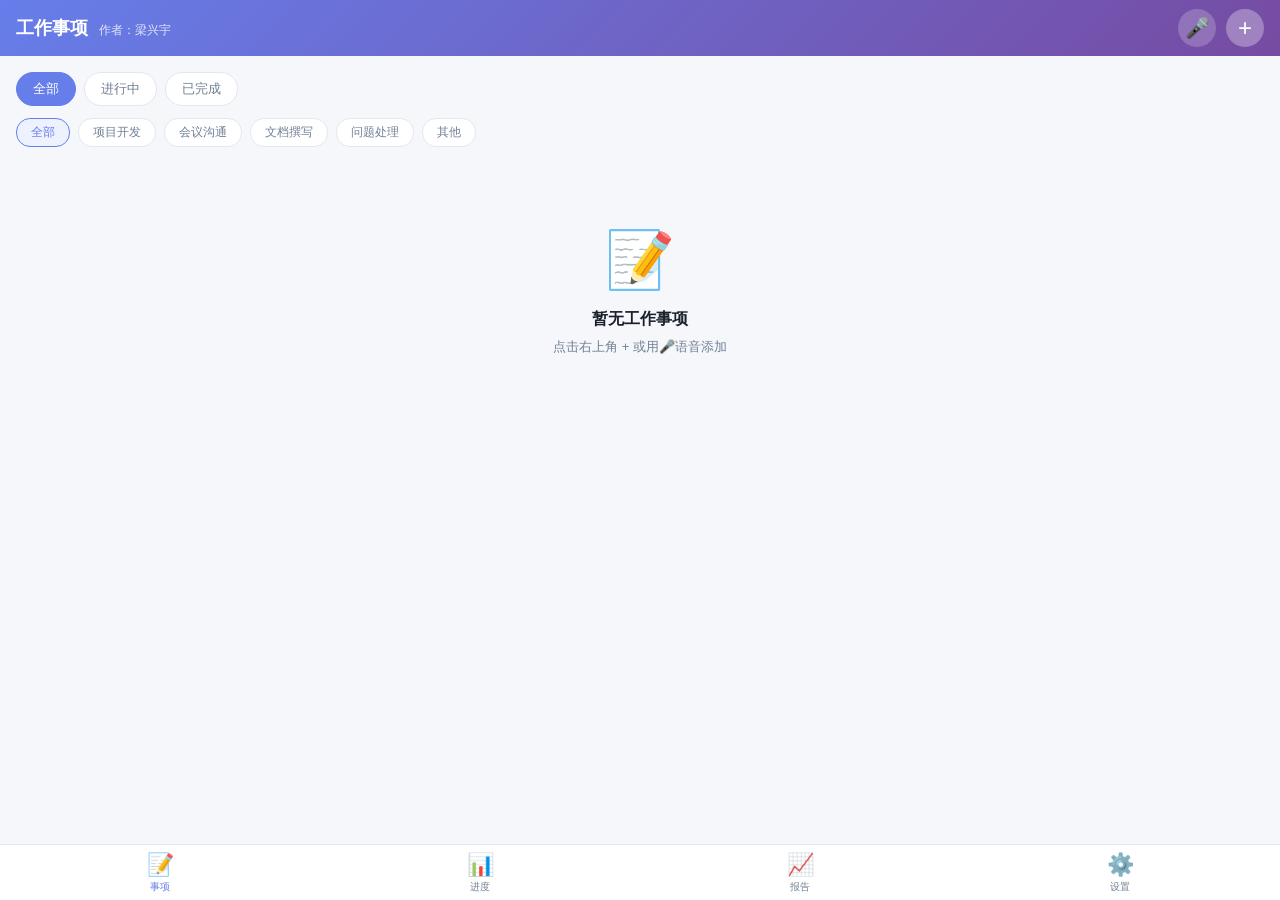
<file: index.html>
<!DOCTYPE html>
<html lang="zh-CN">
<head>
    <meta charset="UTF-8">
    <meta name="viewport" content="width=device-width, initial-scale=1.0, maximum-scale=1.0, user-scalable=no, viewport-fit=cover">
    <meta name="apple-mobile-web-app-capable" content="yes">
    <meta name="apple-mobile-web-app-status-bar-style" content="black-translucent">
    <meta name="apple-mobile-web-app-title" content="工作备忘录">
    <meta name="theme-color" content="#667eea">
    <link rel="apple-touch-icon" href="icons/apple-touch-icon.png">
    <link rel="manifest" href="manifest.json">
    <title>工作备忘录</title>
    <link rel="stylesheet" href="style.css">
</head>
<body>
    <div id="app">
        <header class="app-header" id="appHeader">
            <h1 id="pageTitle">工作事项 <small>作者：梁兴宇</small></h1>
            <div class="header-actions" id="headerActions">
                <button class="icon-btn" id="voiceFab" onclick="toggleVoicePanel()">🎤</button>
                <button class="icon-btn primary" id="addBtn" onclick="handleAdd()">+</button>
            </div>
        </header>

        <!-- 语音面板 -->
        <div class="voice-panel" id="voicePanel">
            <div class="voice-backdrop" onclick="toggleVoicePanel()"></div>
            <div class="voice-sheet">
                <div class="voice-indicator"></div>
                <div class="voice-animation">
                    <div class="voice-ring" id="voiceRing">
                        <span class="mic-icon">🎤</span>
                    </div>
                </div>
                <p class="voice-status" id="voiceStatus">点击下方按钮开始说话</p>
                <p class="voice-hint">说事项名添加工作，说"事项名完成XX%"更新进度</p>
                <button class="voice-record-btn" id="voiceRecordBtn" onclick="toggleRecording()">
                    <span id="recordLabel">开始录音</span>
                </button>
                <div class="voice-result" id="voiceResult"></div>
            </div>
        </div>

        <!-- 工作事项页 -->
        <div class="page active" id="tasksPage">
            <div class="filter-bar">
                <button class="filter-chip active" onclick="filterTasks('all', this)">全部</button>
                <button class="filter-chip" onclick="filterTasks('pending', this)">进行中</button>
                <button class="filter-chip" onclick="filterTasks('completed', this)">已完成</button>
            </div>
            <div class="category-bar" id="categoryBar"></div>
            <div class="task-list" id="taskList"></div>
        </div>

        <!-- 工作进度页 -->
        <div class="page" id="progressPage">
            <div class="progress-list" id="progressList"></div>
        </div>

        <!-- 周报月报页 -->
        <div class="page" id="reportPage">
            <div class="report-type-toggle">
                <button class="toggle-btn active" onclick="switchReport('weekly', this)">周报</button>
                <button class="toggle-btn" onclick="switchReport('monthly', this)">月报</button>
            </div>
            <div class="report-config" id="reportConfig">
                <div class="report-select" id="weeklySelect">
                    <label>选择周次</label>
                    <input type="week" id="reportWeek">
                </div>
                <div class="report-select" id="monthlySelect" style="display:none;">
                    <label>选择月份</label>
                    <input type="month" id="reportMonth">
                </div>
                <button class="btn-generate" onclick="generateReport()">生成</button>
            </div>
            <div class="report-preview" id="reportPreview"></div>
            <div class="share-actions">
                <button class="btn-share" onclick="exportExcel()">
                    <span class="share-icon">📊</span>导出Excel
                </button>
                <button class="btn-share wechat" onclick="shareToWechat()">
                    <span class="share-icon">💬</span>发送微信
                </button>
            </div>
        </div>

        <!-- 设置页 -->
        <div class="page" id="settingsPage">
            <div class="settings-group">
                <h3>🏷️ 工作分类</h3>
                <div class="category-editor" id="categoryEditor"></div>
                <div class="add-category-row">
                    <input type="text" id="newCatInput" placeholder="输入新分类">
                    <button onclick="addCategory()">添加</button>
                </div>
            </div>

            <div class="settings-group">
                <h3>🔔 每日提醒</h3>
                <div class="setting-row">
                    <span>启用提醒</span>
                    <label class="switch"><input type="checkbox" id="notifyToggle" checked><span class="slider"></span></label>
                </div>
                <div class="setting-row">
                    <span>提醒时间</span>
                    <input type="time" id="notifyTime" value="17:00" class="time-input">
                </div>
                <p class="setting-note">到点自动弹出提醒，并推送未完成事项到微信</p>
            </div>

            <div class="settings-group">
                <h3>💬 微信推送</h3>
                <p class="setting-desc">每日自动推送未完成事项到微信，推荐 PushPlus 或 WxPusher（免费无限）</p>

                <div class="wechat-channel">
                    <div class="channel-header" onclick="toggleChannel('serverchan')">
                        <span class="channel-dot" id="dot-serverchan"></span>
                        <span>Server酱</span>
                        <span class="channel-arrow" id="arrow-serverchan">›</span>
                    </div>
                    <div class="channel-body" id="body-serverchan" style="display:none;">
                        <div class="channel-step">
                            <strong>1.</strong> 微信扫码关注「方糖」公众号<br>
                            <a href="https://sct.ftqq.com/" target="_blank" class="link-btn">前往 sct.ftqq.com</a>
                        </div>
                        <div class="channel-step">
                            <strong>2.</strong> 登录后复制你的 SendKey
                        </div>
                        <div class="form-field" style="margin:8px 0;">
                            <input type="text" id="serverChanKey" placeholder="粘贴 SendKey" autocomplete="off">
                        </div>
                        <button class="btn-test" onclick="testServerChan()">测试发送</button>
                    </div>
                </div>

                <div class="wechat-channel">
                    <div class="channel-header" onclick="toggleChannel('wecom')">
                        <span class="channel-dot" id="dot-wecom"></span>
                        <span>企业微信机器人</span>
                        <span class="channel-arrow" id="arrow-wecom">›</span>
                    </div>
                    <div class="channel-body" id="body-wecom" style="display:none;">
                        <div class="channel-step">
                            <strong>1.</strong> 在企业微信群中添加机器人
                        </div>
                        <div class="channel-step">
                            <strong>2.</strong> 复制 Webhook 地址
                        </div>
                        <div class="form-field" style="margin:8px 0;">
                            <input type="url" id="wecomWebhook" placeholder="https://qyapi.weixin.qq.com/cgi-bin/webhook/send?key=..." autocomplete="off">
                        </div>
                        <button class="btn-test" onclick="testWeCom()">测试发送</button>
                    </div>
                </div>

                <div class="wechat-channel">
                    <div class="channel-header" onclick="toggleChannel('pushplus')">
                        <span class="channel-dot" id="dot-pushplus"></span>
                        <span>PushPlus（推荐，免费200条/天）</span>
                        <span class="channel-arrow" id="arrow-pushplus">›</span>
                    </div>
                    <div class="channel-body" id="body-pushplus" style="display:none;">
                        <div class="channel-step">
                            <strong>1.</strong> 微信扫码关注「PushPlus推送」公众号<br>
                            <a href="https://www.pushplus.plus/" target="_blank" class="link-btn">前往 pushplus.plus</a>
                        </div>
                        <div class="channel-step">
                            <strong>2.</strong> 登录后复制你的 Token
                        </div>
                        <div class="form-field" style="margin:8px 0;">
                            <input type="text" id="pushplusToken" placeholder="粘贴 Token" autocomplete="off">
                        </div>
                        <button class="btn-test" onclick="testPushPlus()">测试发送</button>
                    </div>
                </div>

                <div class="wechat-channel">
                    <div class="channel-header" onclick="toggleChannel('wxpusher')">
                        <span class="channel-dot" id="dot-wxpusher"></span>
                        <span>WxPusher（免费无限）</span>
                        <span class="channel-arrow" id="arrow-wxpusher">›</span>
                    </div>
                    <div class="channel-body" id="body-wxpusher" style="display:none;">
                        <div class="channel-step">
                            <strong>1.</strong> 微信扫码关注「WxPusher」公众号<br>
                            <a href="https://wxpusher.zjiecode.com/" target="_blank" class="link-btn">前往 wxpusher.zjiecode.com</a>
                        </div>
                        <div class="channel-step">
                            <strong>2.</strong> 创建应用，获取 AppToken 和你的 UID
                        </div>
                        <div class="form-field" style="margin:8px 0;">
                            <input type="text" id="wxpusherToken" placeholder="AppToken" autocomplete="off">
                        </div>
                        <div class="form-field" style="margin:8px 0;">
                            <input type="text" id="wxpusherUid" placeholder="你的 UID" autocomplete="off">
                        </div>
                        <button class="btn-test" onclick="testWxPusher()">测试发送</button>
                    </div>
                </div>

                <div class="setting-row" style="margin-top:12px;">
                    <span>自动推送</span>
                    <label class="switch"><input type="checkbox" id="autoPushToggle" checked><span class="slider"></span></label>
                </div>
                <p class="setting-note">开启后，每天提醒时自动推送未完成事项到微信</p>
            </div>

            <div class="settings-group">
                <h3>📤 手动推送</h3>
                <button class="btn-push-now" onclick="pushNow()">
                    立即推送未完成事项到微信
                </button>
            </div>

            <div class="settings-group">
                <h3>🔗 分享给朋友</h3>
                <p class="setting-desc">将此应用分享给同事或朋友，他们也可以使用</p>
                <button class="btn-share-app" onclick="shareApp()">
                    📤 分享应用
                </button>
                <button class="btn-copy-link" onclick="copyAppLink()">
                    📋 复制链接
                </button>
            </div>

            <div class="settings-group">
                <h3>♻️ 回收站</h3>
                <p class="setting-desc">删除的事项可在5天内恢复</p>
                <div id="recycleBinList"></div>
                <button class="btn-outline" onclick="cleanExpiredRecycle()" id="cleanRecycleBtn" style="display:none;">🗑️ 清除已过期项</button>
            </div>

            <div class="settings-group">
                <h3>💾 自动备份</h3>
                <div class="setting-row">
                    <span>启用自动备份</span>
                    <label class="switch"><input type="checkbox" id="autoBackupToggle" checked><span class="slider"></span></label>
                </div>
                <div class="setting-row">
                    <span>备份时间</span>
                    <input type="time" id="autoBackupTime" value="23:00" class="time-input">
                </div>
                <div class="setting-row">
                    <span>保留份数</span>
                    <select id="autoBackupKeep" class="time-input" style="width:auto;padding:6px 12px;">
                        <option value="3" selected>3份（3天）</option>
                        <option value="5">5份（5天）</option>
                        <option value="7">7份（7天）</option>
                        <option value="10">10份（10天）</option>
                    </select>
                </div>
                <p class="setting-note">每天定时自动全量备份，超出的旧备份自动删除</p>
                <div id="autoBackupList"></div>
            </div>

            <div class="settings-group">
                <h3>💾 数据管理</h3>
                <button class="btn-outline" onclick="exportBackup()">📤 导出备份(JSON)</button>
                <button class="btn-outline" onclick="exportReadableText()">📄 导出可读文本</button>
                <button class="btn-outline" onclick="importBackup()">📥 导入备份</button>
                <input type="file" id="importFile" accept=".json" style="display:none" onchange="handleImport(event)">
                <button class="btn-danger-outline" onclick="clearData()">🗑️ 清空数据</button>
            </div>

            <div class="settings-group">
                <h3>ℹ️ 关于</h3>
                <div class="about-info">
                    <p>工作备忘录 v2.3.0</p>
                    <p>作者：梁兴宇</p>
                    <p>数据保存在手机本地，安全可靠</p>
                </div>
            </div>
        </div>

        <!-- 底部导航 -->
        <nav class="tab-bar" id="tabBar">
            <button class="tab-item active" onclick="switchTab('tasks', this)">
                <span class="tab-icon">📝</span><span class="tab-label">事项</span>
            </button>
            <button class="tab-item" onclick="switchTab('progress', this)">
                <span class="tab-icon">📊</span><span class="tab-label">进度</span>
            </button>
            <button class="tab-item" onclick="switchTab('report', this)">
                <span class="tab-icon">📈</span><span class="tab-label">报告</span>
            </button>
            <button class="tab-item" onclick="switchTab('settings', this)">
                <span class="tab-icon">⚙️</span><span class="tab-label">设置</span>
            </button>
        </nav>
    </div>

    <!-- 弹窗：添加任务 -->
    <div class="modal-overlay" id="taskModal">
        <div class="modal-sheet">
            <div class="modal-handle"></div>
            <h3>添加工作事项</h3>
            <div class="form-field">
                <input type="text" id="taskTitle" placeholder="事项标题" autocomplete="off">
            </div>
            <div class="form-field">
                <textarea id="taskDesc" placeholder="详细描述（可选）" rows="2"></textarea>
            </div>
            <div class="form-row">
                <div class="form-field">
                    <label>分类</label>
                    <select id="taskCategory"></select>
                </div>
                <div class="form-field">
                    <label>优先级</label>
                    <select id="taskPriority">
                        <option value="high">高</option>
                        <option value="medium" selected>中</option>
                        <option value="low">低</option>
                    </select>
                </div>
            </div>
            <div class="form-field">
                <label>截止日期（可选）</label>
                <input type="date" id="taskDueDate">
            </div>
            <div class="form-field">
                <label>初始进度</label>
                <div class="progress-input-row">
                    <input type="range" id="taskProgressSlider" min="0" max="100" value="0" oninput="document.getElementById('taskProgressVal').textContent=this.value+'%'">
                    <span id="taskProgressVal" class="progress-val">0%</span>
                </div>
            </div>
            <div class="modal-actions">
                <button class="btn-cancel" onclick="closeModal('taskModal')">取消</button>
                <button class="btn-confirm" onclick="submitTask()">添加</button>
            </div>
        </div>
    </div>

    <!-- 弹窗：编辑任务 -->
    <div class="modal-overlay" id="editTaskModal">
        <div class="modal-sheet">
            <div class="modal-handle"></div>
            <h3>编辑工作事项</h3>
            <input type="hidden" id="editTaskId">
            <div class="form-field">
                <label>标题</label>
                <input type="text" id="editTaskTitle" placeholder="事项标题" autocomplete="off">
            </div>
            <div class="form-field">
                <label>描述</label>
                <textarea id="editTaskDesc" placeholder="详细描述（可选）" rows="2"></textarea>
            </div>
            <div class="form-row">
                <div class="form-field">
                    <label>分类</label>
                    <select id="editTaskCategory"></select>
                </div>
                <div class="form-field">
                    <label>优先级</label>
                    <select id="editTaskPriority">
                        <option value="high">高</option>
                        <option value="medium">中</option>
                        <option value="low">低</option>
                    </select>
                </div>
            </div>
            <div class="form-field">
                <label>截止日期（可选）</label>
                <input type="date" id="editTaskDueDate">
            </div>
            <div class="modal-actions">
                <button class="btn-cancel" onclick="closeModal('editTaskModal')">取消</button>
                <button class="btn-confirm" onclick="submitEditTask()">保存</button>
            </div>
        </div>
    </div>

    <!-- 弹窗：更新进度 -->
    <div class="modal-overlay" id="progressModal">
        <div class="modal-sheet">
            <div class="modal-handle"></div>
            <h3>更新工作进度</h3>
            <div class="form-field">
                <label>关联事项</label>
                <select id="progressTask"></select>
            </div>
            <div class="form-field">
                <label>进度</label>
                <div class="progress-input-row">
                    <input type="range" id="progressSlider" min="0" max="100" value="0" oninput="document.getElementById('progressVal').textContent=this.value+'%'">
                    <span id="progressVal" class="progress-val">0%</span>
                </div>
            </div>
            <div class="form-field">
                <label>进度说明（可选）</label>
                <input type="text" id="progressNote" placeholder="如：完成初稿" autocomplete="off">
            </div>
            <div class="form-field">
                <label>日期</label>
                <input type="date" id="progressDate">
            </div>
            <div class="modal-actions">
                <button class="btn-cancel" onclick="closeModal('progressModal')">取消</button>
                <button class="btn-confirm" onclick="submitProgress()">记录</button>
            </div>
        </div>
    </div>

    <!-- Toast -->
    <div class="toast" id="toast"></div>

    <script src="app.js"></script>
</body>
</html>
</file>
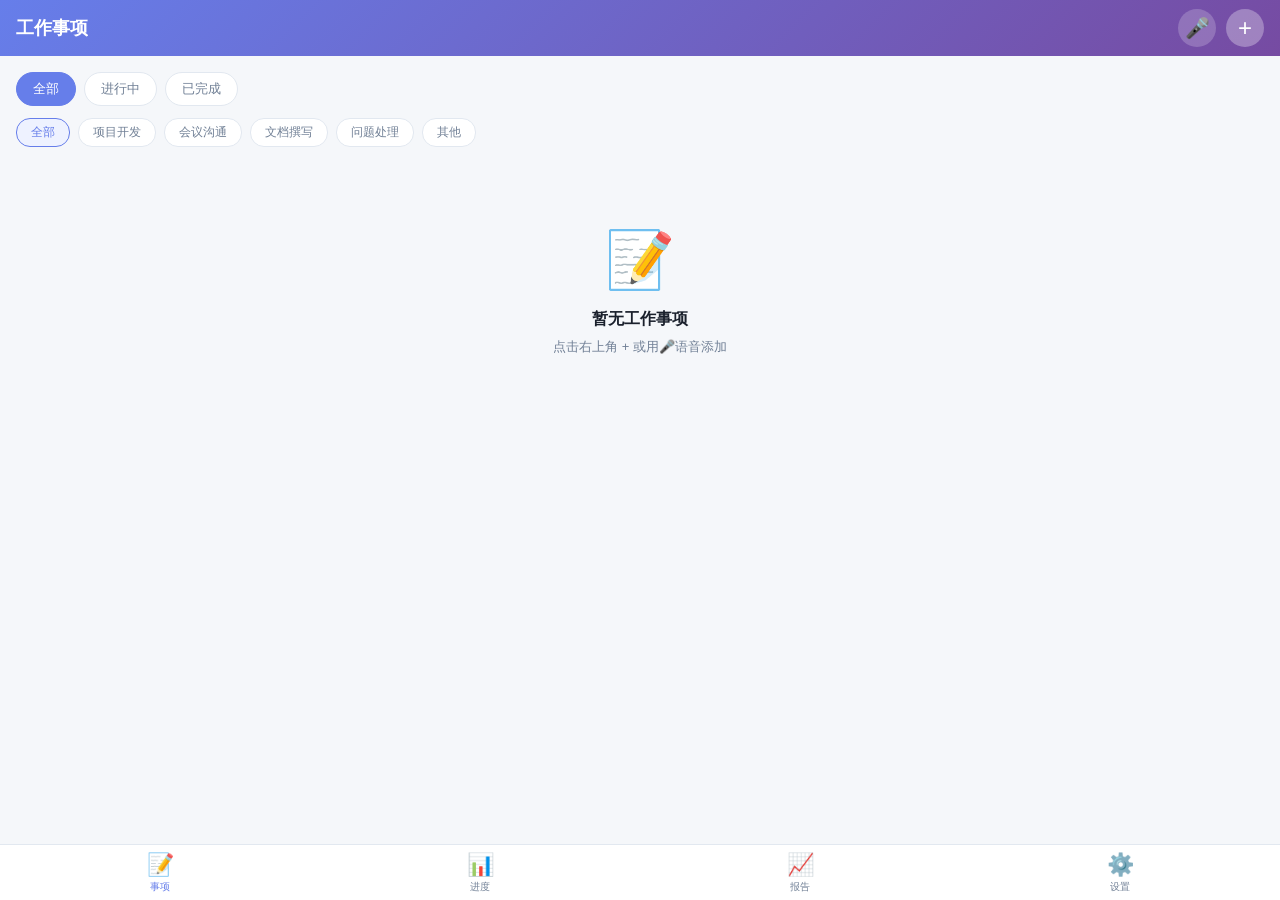
<file: main.html>
<!DOCTYPE html>
<html lang="zh-CN">
<head>
    <meta charset="UTF-8">
    <meta name="viewport" content="width=device-width, initial-scale=1.0, maximum-scale=1.0, user-scalable=no, viewport-fit=cover">
    <meta name="apple-mobile-web-app-capable" content="yes">
    <meta name="apple-mobile-web-app-status-bar-style" content="black-translucent">
    <meta name="apple-mobile-web-app-title" content="工作备忘录">
    <meta name="theme-color" content="#667eea">
    <link rel="apple-touch-icon" href="icons/apple-touch-icon.png">
    <link rel="manifest" href="manifest.json">
    <title>工作备忘录</title>
    <link rel="stylesheet" href="style.css">
</head>
<body>
    <div id="app">
        <header class="app-header" id="appHeader">
            <h1 id="pageTitle">工作事项</h1>
            <div class="header-actions" id="headerActions">
                <button class="icon-btn" id="voiceFab" onclick="toggleVoicePanel()">🎤</button>
                <button class="icon-btn primary" id="addBtn" onclick="handleAdd()">+</button>
            </div>
        </header>

        <!-- 语音面板 -->
        <div class="voice-panel" id="voicePanel">
            <div class="voice-backdrop" onclick="toggleVoicePanel()"></div>
            <div class="voice-sheet">
                <div class="voice-indicator"></div>
                <div class="voice-animation">
                    <div class="voice-ring" id="voiceRing">
                        <span class="mic-icon">🎤</span>
                    </div>
                </div>
                <p class="voice-status" id="voiceStatus">点击下方按钮开始说话</p>
                <p class="voice-hint">例如："完成了登录页面的开发"</p>
                <button class="voice-record-btn" id="voiceRecordBtn" onclick="toggleRecording()">
                    <span id="recordLabel">开始录音</span>
                </button>
                <div class="voice-result" id="voiceResult"></div>
            </div>
        </div>

        <!-- 工作事项页 -->
        <div class="page active" id="tasksPage">
            <div class="filter-bar">
                <button class="filter-chip active" onclick="filterTasks('all', this)">全部</button>
                <button class="filter-chip" onclick="filterTasks('pending', this)">进行中</button>
                <button class="filter-chip" onclick="filterTasks('completed', this)">已完成</button>
            </div>
            <div class="category-bar" id="categoryBar"></div>
            <div class="task-list" id="taskList"></div>
        </div>

        <!-- 工作进度页 -->
        <div class="page" id="progressPage">
            <div class="week-nav">
                <button onclick="changeWeek(-1)">‹</button>
                <span id="weekRange">本周</span>
                <button onclick="changeWeek(1)">›</button>
            </div>
            <div class="week-dots" id="weekDots"></div>
            <div class="progress-list" id="progressList"></div>
        </div>

        <!-- 周报月报页 -->
        <div class="page" id="reportPage">
            <div class="report-type-toggle">
                <button class="toggle-btn active" onclick="switchReport('weekly', this)">周报</button>
                <button class="toggle-btn" onclick="switchReport('monthly', this)">月报</button>
            </div>
            <div class="report-config" id="reportConfig">
                <div class="report-select" id="weeklySelect">
                    <label>选择周次</label>
                    <input type="week" id="reportWeek">
                </div>
                <div class="report-select" id="monthlySelect" style="display:none;">
                    <label>选择月份</label>
                    <input type="month" id="reportMonth">
                </div>
                <button class="btn-generate" onclick="generateReport()">生成</button>
            </div>
            <div class="report-preview" id="reportPreview"></div>
            <div class="share-actions">
                <button class="btn-share" onclick="exportExcel()">
                    <span class="share-icon">📊</span>导出Excel
                </button>
                <button class="btn-share wechat" onclick="shareToWechat()">
                    <span class="share-icon">💬</span>发送微信
                </button>
            </div>
        </div>

        <!-- 设置页 -->
        <div class="page" id="settingsPage">
            <div class="settings-group">
                <h3>🏷️ 工作分类</h3>
                <div class="category-editor" id="categoryEditor"></div>
                <div class="add-category-row">
                    <input type="text" id="newCatInput" placeholder="输入新分类">
                    <button onclick="addCategory()">添加</button>
                </div>
            </div>

            <div class="settings-group">
                <h3>🔔 每日提醒</h3>
                <div class="setting-row">
                    <span>启用提醒</span>
                    <label class="switch"><input type="checkbox" id="notifyToggle" checked><span class="slider"></span></label>
                </div>
                <div class="setting-row">
                    <span>提醒时间</span>
                    <input type="time" id="notifyTime" value="17:00" class="time-input">
                </div>
                <p class="setting-note">到点自动弹出提醒，并推送未完成事项到微信</p>
            </div>

            <div class="settings-group">
                <h3>💬 微信推送</h3>
                <p class="setting-desc">每日自动推送未完成事项到微信，推荐 PushPlus 或 WxPusher（免费无限）</p>

                <div class="wechat-channel">
                    <div class="channel-header" onclick="toggleChannel('serverchan')">
                        <span class="channel-dot" id="dot-serverchan"></span>
                        <span>Server酱</span>
                        <span class="channel-arrow" id="arrow-serverchan">›</span>
                    </div>
                    <div class="channel-body" id="body-serverchan" style="display:none;">
                        <div class="channel-step">
                            <strong>1.</strong> 微信扫码关注「方糖」公众号<br>
                            <a href="https://sct.ftqq.com/" target="_blank" class="link-btn">前往 sct.ftqq.com</a>
                        </div>
                        <div class="channel-step">
                            <strong>2.</strong> 登录后复制你的 SendKey
                        </div>
                        <div class="form-field" style="margin:8px 0;">
                            <input type="text" id="serverChanKey" placeholder="粘贴 SendKey" autocomplete="off">
                        </div>
                        <button class="btn-test" onclick="testServerChan()">测试发送</button>
                    </div>
                </div>

                <div class="wechat-channel">
                    <div class="channel-header" onclick="toggleChannel('wecom')">
                        <span class="channel-dot" id="dot-wecom"></span>
                        <span>企业微信机器人</span>
                        <span class="channel-arrow" id="arrow-wecom">›</span>
                    </div>
                    <div class="channel-body" id="body-wecom" style="display:none;">
                        <div class="channel-step">
                            <strong>1.</strong> 在企业微信群中添加机器人
                        </div>
                        <div class="channel-step">
                            <strong>2.</strong> 复制 Webhook 地址
                        </div>
                        <div class="form-field" style="margin:8px 0;">
                            <input type="url" id="wecomWebhook" placeholder="https://qyapi.weixin.qq.com/cgi-bin/webhook/send?key=..." autocomplete="off">
                        </div>
                        <button class="btn-test" onclick="testWeCom()">测试发送</button>
                    </div>
                </div>

                <div class="wechat-channel">
                    <div class="channel-header" onclick="toggleChannel('pushplus')">
                        <span class="channel-dot" id="dot-pushplus"></span>
                        <span>PushPlus（推荐，免费200条/天）</span>
                        <span class="channel-arrow" id="arrow-pushplus">›</span>
                    </div>
                    <div class="channel-body" id="body-pushplus" style="display:none;">
                        <div class="channel-step">
                            <strong>1.</strong> 微信扫码关注「PushPlus推送」公众号<br>
                            <a href="https://www.pushplus.plus/" target="_blank" class="link-btn">前往 pushplus.plus</a>
                        </div>
                        <div class="channel-step">
                            <strong>2.</strong> 登录后复制你的 Token
                        </div>
                        <div class="form-field" style="margin:8px 0;">
                            <input type="text" id="pushplusToken" placeholder="粘贴 Token" autocomplete="off">
                        </div>
                        <button class="btn-test" onclick="testPushPlus()">测试发送</button>
                    </div>
                </div>

                <div class="wechat-channel">
                    <div class="channel-header" onclick="toggleChannel('wxpusher')">
                        <span class="channel-dot" id="dot-wxpusher"></span>
                        <span>WxPusher（免费无限）</span>
                        <span class="channel-arrow" id="arrow-wxpusher">›</span>
                    </div>
                    <div class="channel-body" id="body-wxpusher" style="display:none;">
                        <div class="channel-step">
                            <strong>1.</strong> 微信扫码关注「WxPusher」公众号<br>
                            <a href="https://wxpusher.zjiecode.com/" target="_blank" class="link-btn">前往 wxpusher.zjiecode.com</a>
                        </div>
                        <div class="channel-step">
                            <strong>2.</strong> 创建应用，获取 AppToken 和你的 UID
                        </div>
                        <div class="form-field" style="margin:8px 0;">
                            <input type="text" id="wxpusherToken" placeholder="AppToken" autocomplete="off">
                        </div>
                        <div class="form-field" style="margin:8px 0;">
                            <input type="text" id="wxpusherUid" placeholder="你的 UID" autocomplete="off">
                        </div>
                        <button class="btn-test" onclick="testWxPusher()">测试发送</button>
                    </div>
                </div>

                <div class="setting-row" style="margin-top:12px;">
                    <span>自动推送</span>
                    <label class="switch"><input type="checkbox" id="autoPushToggle" checked><span class="slider"></span></label>
                </div>
                <p class="setting-note">开启后，每天提醒时自动推送未完成事项到微信</p>
            </div>

            <div class="settings-group">
                <h3>📤 手动推送</h3>
                <button class="btn-push-now" onclick="pushNow()">
                    立即推送未完成事项到微信
                </button>
            </div>

            <div class="settings-group">
                <h3>💾 数据</h3>
                <button class="btn-outline" onclick="exportBackup()">📤 导出备份</button>
                <button class="btn-danger-outline" onclick="clearData()">🗑️ 清空数据</button>
            </div>

            <div class="settings-group">
                <h3>ℹ️ 关于</h3>
                <div class="about-info">
                    <p>工作备忘录 v1.0.0</p>
                    <p>数据保存在手机本地，安全可靠</p>
                </div>
            </div>
        </div>

        <!-- 底部导航 -->
        <nav class="tab-bar" id="tabBar">
            <button class="tab-item active" onclick="switchTab('tasks', this)">
                <span class="tab-icon">📝</span><span class="tab-label">事项</span>
            </button>
            <button class="tab-item" onclick="switchTab('progress', this)">
                <span class="tab-icon">📊</span><span class="tab-label">进度</span>
            </button>
            <button class="tab-item" onclick="switchTab('report', this)">
                <span class="tab-icon">📈</span><span class="tab-label">报告</span>
            </button>
            <button class="tab-item" onclick="switchTab('settings', this)">
                <span class="tab-icon">⚙️</span><span class="tab-label">设置</span>
            </button>
        </nav>
    </div>

    <!-- 弹窗：添加任务 -->
    <div class="modal-overlay" id="taskModal">
        <div class="modal-sheet">
            <div class="modal-handle"></div>
            <h3>添加工作事项</h3>
            <div class="form-field">
                <input type="text" id="taskTitle" placeholder="事项标题" autocomplete="off">
            </div>
            <div class="form-field">
                <textarea id="taskDesc" placeholder="详细描述（可选）" rows="3"></textarea>
            </div>
            <div class="form-row">
                <div class="form-field">
                    <label>分类</label>
                    <select id="taskCategory"></select>
                </div>
                <div class="form-field">
                    <label>优先级</label>
                    <select id="taskPriority">
                        <option value="high">高</option>
                        <option value="medium" selected>中</option>
                        <option value="low">低</option>
                    </select>
                </div>
            </div>
            <div class="modal-actions">
                <button class="btn-cancel" onclick="closeModal('taskModal')">取消</button>
                <button class="btn-confirm" onclick="submitTask()">添加</button>
            </div>
        </div>
    </div>

    <!-- 弹窗：记录进度 -->
    <div class="modal-overlay" id="progressModal">
        <div class="modal-sheet">
            <div class="modal-handle"></div>
            <h3>记录工作进度</h3>
            <div class="form-row">
                <div class="form-field">
                    <label>日期</label>
                    <input type="date" id="progressDate">
                </div>
                <div class="form-field">
                    <label>关联事项</label>
                    <select id="progressTask"><option value="">不关联</option></select>
                </div>
            </div>
            <div class="form-field">
                <textarea id="progressContent" placeholder="今天完成了什么工作？" rows="4"></textarea>
            </div>
            <div class="modal-actions">
                <button class="btn-cancel" onclick="closeModal('progressModal')">取消</button>
                <button class="btn-confirm" onclick="submitProgress()">记录</button>
            </div>
        </div>
    </div>

    <!-- Toast -->
    <div class="toast" id="toast"></div>

    <script src="app.js"></script>
</body>
</html>
</file>
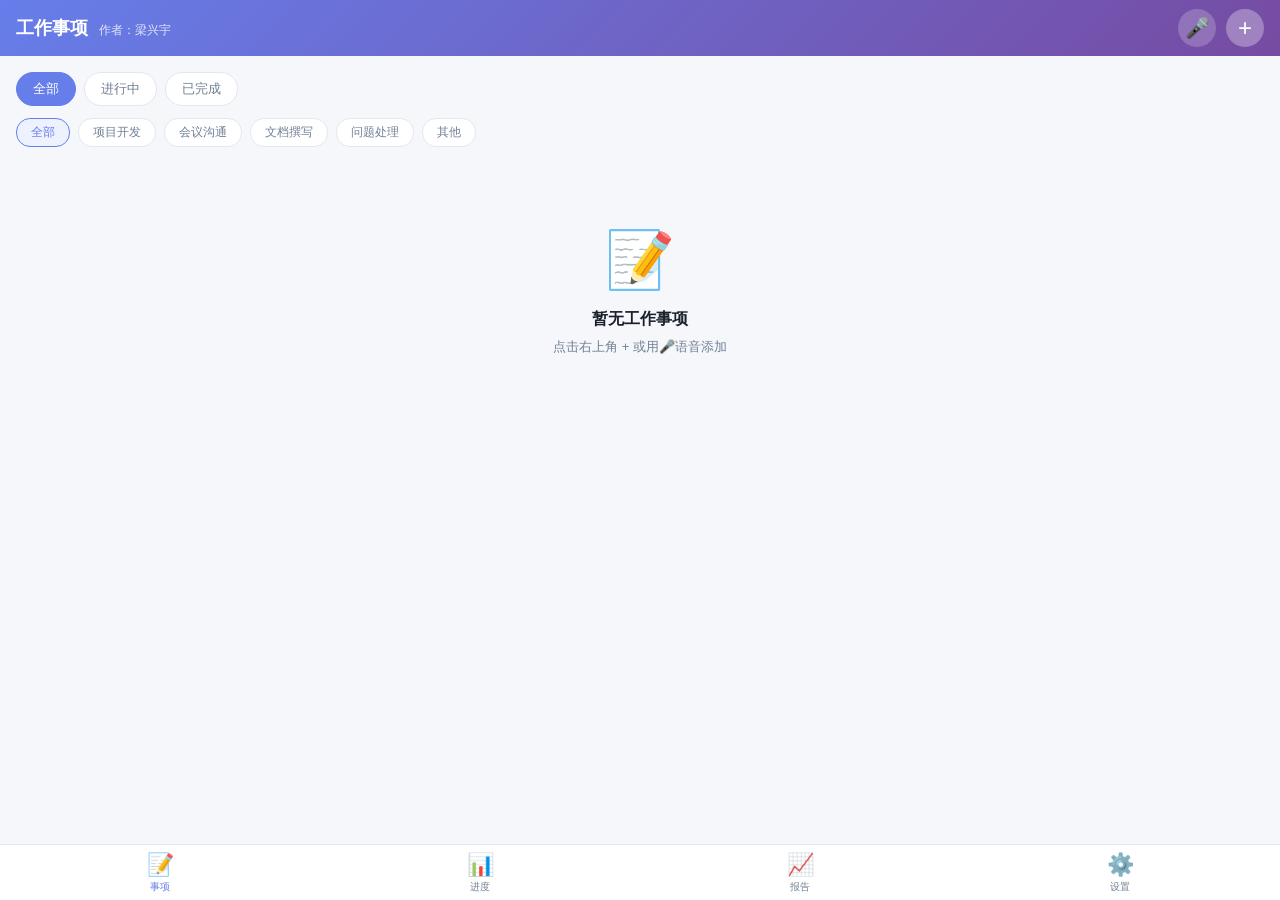
<file: work-memo.html>
<!DOCTYPE html>
<html lang="zh-CN">
<head>
    <meta charset="UTF-8">
    <meta name="viewport" content="width=device-width, initial-scale=1.0, maximum-scale=1.0, user-scalable=no, viewport-fit=cover">
    <meta name="apple-mobile-web-app-capable" content="yes">
    <meta name="apple-mobile-web-app-status-bar-style" content="black-translucent">
    <meta name="apple-mobile-web-app-title" content="工作备忘录">
    <meta name="theme-color" content="#667eea">
    <link rel="apple-touch-icon" href="icons/apple-touch-icon.png">
    <link rel="manifest" href="manifest.json">
    <title>工作备忘录</title>
    <style>
/* ========== 基础 & 变量 ========== */
:root {
    --primary: #667eea;
    --gradient: linear-gradient(135deg, #667eea 0%, #764ba2 100%);
    --success: #48bb78;
    --warning: #ed8936;
    --danger: #f56565;
    --wechat: #07c160;
    --bg: #f5f7fa;
    --card: #ffffff;
    --text: #1a202c;
    --text2: #718096;
    --border: #e2e8f0;
    --safe-top: env(safe-area-inset-top, 0px);
    --safe-bottom: env(safe-area-inset-bottom, 0px);
    --tab-h: 56px;
    --header-h: 56px;
}

* { margin: 0; padding: 0; box-sizing: border-box; -webkit-tap-highlight-color: transparent; }
html, body {
    height: 100%; overflow: hidden;
    font-family: -apple-system, BlinkMacSystemFont, 'SF Pro Display', 'PingFang SC', sans-serif;
    background: var(--bg); color: var(--text); -webkit-font-smoothing: antialiased;
}
#app { height: 100%; display: flex; flex-direction: column; }

/* ========== 顶部栏 ========== */
.app-header {
    height: calc(var(--header-h) + var(--safe-top)); padding: 0 16px; padding-top: var(--safe-top);
    background: var(--gradient); color: white;
    display: flex; align-items: center; justify-content: space-between;
    flex-shrink: 0; z-index: 10;
}
.app-header h1 { font-size: 18px; font-weight: 700; white-space: nowrap; overflow: hidden; text-overflow: ellipsis; }
.app-header h1 small { font-size: 12px; font-weight: 400; opacity: 0.8; margin-left: 6px; }
.header-actions { display: flex; gap: 10px; flex-shrink: 0; }
.icon-btn {
    width: 38px; height: 38px; border: none; background: rgba(255,255,255,0.2);
    color: white; border-radius: 50%; font-size: 20px;
    display: flex; align-items: center; justify-content: center; cursor: pointer;
}
.icon-btn:active { background: rgba(255,255,255,0.35); }
.icon-btn.primary { background: rgba(255,255,255,0.3); font-size: 24px; }

/* ========== 页面 ========== */
.page {
    display: none; flex: 1; overflow-y: auto; -webkit-overflow-scrolling: touch;
    padding: 16px; padding-bottom: calc(var(--tab-h) + var(--safe-bottom) + 16px);
}
.page.active { display: block; }

/* ========== 底部导航 ========== */
.tab-bar {
    position: fixed; bottom: 0; left: 0; right: 0;
    height: calc(var(--tab-h) + var(--safe-bottom)); padding-bottom: var(--safe-bottom);
    background: rgba(255,255,255,0.92); backdrop-filter: blur(20px); -webkit-backdrop-filter: blur(20px);
    border-top: 0.5px solid var(--border); display: flex; z-index: 100;
}
.tab-item {
    flex: 1; display: flex; flex-direction: column; align-items: center; justify-content: center;
    gap: 2px; border: none; background: none; color: var(--text2);
    font-size: 10px; cursor: pointer;
}
.tab-item.active { color: var(--primary); }
.tab-icon { font-size: 22px; }
.tab-label { font-weight: 500; }

/* ========== 筛选/分类栏 ========== */
.filter-bar { display: flex; gap: 8px; margin-bottom: 12px; }
.filter-chip {
    padding: 7px 16px; border: 1.5px solid var(--border); border-radius: 20px;
    background: var(--card); font-size: 13px; color: var(--text2);
    white-space: nowrap; cursor: pointer; flex-shrink: 0;
}
.filter-chip.active { background: var(--primary); color: white; border-color: var(--primary); }
.category-bar { display: flex; gap: 8px; margin-bottom: 16px; overflow-x: auto; padding-bottom: 4px; }
.cat-chip {
    padding: 5px 14px; border: 1px solid var(--border); border-radius: 14px;
    font-size: 12px; background: var(--card); color: var(--text2);
    white-space: nowrap; cursor: pointer; flex-shrink: 0;
}
.cat-chip.active { background: #eef2ff; color: var(--primary); border-color: var(--primary); }

/* ========== 任务卡片 ========== */
.task-list { display: flex; flex-direction: column; gap: 10px; }
.task-card {
    background: var(--card); border-radius: 14px; padding: 16px;
    display: flex; gap: 12px; box-shadow: 0 1px 3px rgba(0,0,0,0.06);
    position: relative; overflow: hidden;
}
.task-card::before { content:''; position:absolute; left:0; top:0; bottom:0; width:4px; }
.task-card.high::before { background: var(--danger); }
.task-card.medium::before { background: var(--warning); }
.task-card.low::before { background: var(--success); }
.task-card.done { opacity: 0.5; }
.task-card.done .task-title { text-decoration: line-through; }
.task-check {
    width: 24px; height: 24px; border: 2px solid var(--border); border-radius: 50%;
    flex-shrink: 0; display: flex; align-items: center; justify-content: center;
    cursor: pointer; margin-top: 2px;
}
.task-check.checked { background: var(--success); border-color: var(--success); color: white; font-size: 14px; }
.task-body { flex: 1; min-width: 0; }
.task-title { font-weight: 600; font-size: 15px; margin-bottom: 4px; word-break: break-word; }
.task-desc { font-size: 13px; color: var(--text2); margin-bottom: 8px; word-break: break-word; }
.task-tags { display: flex; gap: 6px; flex-wrap: wrap; align-items: center; }
.tag { padding: 2px 8px; border-radius: 10px; font-size: 11px; font-weight: 500; }
.tag-cat { background: #eef2ff; color: var(--primary); }
.tag-high { background: #fff5f5; color: #c53030; }
.tag-medium { background: #fffaf0; color: #c05621; }
.tag-low { background: #f0fff4; color: #276749; }

/* 进度条 */
.task-progress-bar {
    margin-top: 8px; cursor: pointer;
}
.task-progress-bar:hover { opacity: 0.8; }
.progress-bar-bg {
    height: 8px; background: #edf2f7; border-radius: 4px; overflow: hidden; position: relative;
}
.progress-bar-fill {
    height: 100%; border-radius: 4px; transition: width 0.3s ease;
    background: var(--gradient);
}
.progress-bar-fill.complete { background: var(--success); }
.progress-bar-label {
    font-size: 12px; color: var(--text2); margin-top: 3px;
    display: flex; justify-content: space-between;
}
.progress-bar-label .pct { font-weight: 600; color: var(--primary); }
.progress-bar-label .pct.complete { color: var(--success); }

.task-actions {
    display: flex; gap: 6px; margin-top: 8px;
}
.task-action-btn {
    padding: 4px 12px; border: 1px solid var(--border); border-radius: 8px;
    font-size: 12px; background: var(--card); color: var(--text2); cursor: pointer;
}
.task-action-btn:active { background: #f0f0f0; }
.task-action-btn.progress-btn { color: var(--primary); border-color: var(--primary); }

.task-delete {
    position: absolute; right: 12px; top: 12px; background: none; border: none;
    color: var(--text2); font-size: 18px; cursor: pointer; padding: 4px; opacity: 0.4;
}

/* 进度输入滑块 */
.progress-input-row {
    display: flex; align-items: center; gap: 12px;
}
.progress-input-row input[type="range"] {
    flex: 1; -webkit-appearance: none; height: 6px; background: #edf2f7; border-radius: 3px; outline: none;
}
.progress-input-row input[type="range"]::-webkit-slider-thumb {
    -webkit-appearance: none; width: 22px; height: 22px; border-radius: 50%;
    background: var(--primary); cursor: pointer; border: 2px solid white; box-shadow: 0 1px 4px rgba(0,0,0,0.2);
}
.progress-val { font-weight: 600; font-size: 16px; color: var(--primary); min-width: 42px; text-align: right; }

.tag-due { background: #fff8e1; color: #e65100; }
.tag-overdue { background: #fde8e8; color: #c53030; font-weight: 600; }

/* 逾期卡片 */
.task-card.overdue::before { background: var(--danger) !important; }
.task-card.overdue { border-left: 3px solid var(--danger); }

/* 周历导航（进度页） */
.week-nav { display: flex; align-items: center; justify-content: space-between; padding: 0 8px; margin-bottom: 12px; }
.week-nav button { width: 36px; height: 36px; border: none; background: var(--card); border-radius: 10px; font-size: 20px; cursor: pointer; box-shadow: 0 1px 3px rgba(0,0,0,0.06); }
.week-nav span { font-weight: 600; font-size: 15px; }
.week-dots { display: flex; justify-content: space-between; gap: 6px; margin-bottom: 20px; }
.week-dot { flex: 1; text-align: center; padding: 10px 4px; border-radius: 12px; background: var(--card); cursor: pointer; box-shadow: 0 1px 3px rgba(0,0,0,0.04); }
.week-dot.today { background: var(--primary); color: white; }
.week-dot.has-data::after { content:''; display:block; width:5px; height:5px; background:var(--success); border-radius:50%; margin:4px auto 0; }
.week-dot.today.has-data::after { background: white; }
.week-dot.selected { outline: 2px solid var(--primary); outline-offset: -2px; }
.dot-name { font-size: 11px; opacity: 0.6; }
.dot-date { font-size: 16px; font-weight: 700; }
.progress-task-cat { background: #eef2ff; color: var(--primary); padding: 1px 6px; border-radius: 6px; font-size: 11px; }

/* 月历 */
.month-nav { display: flex; align-items: center; justify-content: space-between; padding: 0 8px; margin-bottom: 12px; }
.month-nav button { width: 36px; height: 36px; border: none; background: var(--card); border-radius: 10px; font-size: 20px; cursor: pointer; box-shadow: 0 1px 3px rgba(0,0,0,0.06); }
.month-nav span { font-weight: 600; font-size: 16px; }
.month-grid { display: grid; grid-template-columns: repeat(7, 1fr); gap: 4px; margin-bottom: 20px; }
.month-weekday { text-align: center; font-size: 11px; color: var(--text2); padding: 6px 0; font-weight: 600; }
.month-day { text-align: center; padding: 8px 2px; border-radius: 10px; background: var(--card); font-size: 14px; cursor: pointer; position: relative; box-shadow: 0 1px 2px rgba(0,0,0,0.04); }
.month-day.empty { background: transparent; box-shadow: none; cursor: default; }
.month-day.today { background: var(--primary); color: white; font-weight: 700; }
.month-day.has-data::after { content:''; display:block; width:5px; height:5px; background:var(--success); border-radius:50%; margin:3px auto 0; }
.month-day.today.has-data::after { background: white; }
.month-day.selected { outline: 2px solid var(--primary); outline-offset: -2px; font-weight: 700; }

/* 报告新格式 */
.report-summary { background: var(--card); border-radius: 14px; padding: 18px; margin-bottom: 16px; box-shadow: 0 1px 3px rgba(0,0,0,0.06); }
.report-summary-title { font-size: 16px; font-weight: 700; margin-bottom: 14px; color: var(--text); }
.report-stats { display: flex; gap: 6px; }
.stat-item { flex: 1; text-align: center; padding: 10px 4px; background: #f8f9fa; border-radius: 10px; }
.stat-item .stat-num { display: block; font-size: 22px; font-weight: 800; color: var(--text); }
.stat-item .stat-label { display: block; font-size: 11px; color: var(--text2); margin-top: 2px; }
.stat-item.stat-success .stat-num { color: var(--success); }
.stat-item.stat-primary .stat-num { color: var(--primary); }
.stat-item.stat-warning .stat-num { color: var(--warning); }
.stat-item.stat-danger .stat-num { color: var(--danger); }
.report-section { background: var(--card); border-radius: 14px; padding: 16px; margin-bottom: 12px; box-shadow: 0 1px 3px rgba(0,0,0,0.04); }
.report-section-title { font-size: 14px; font-weight: 700; color: var(--primary); margin-bottom: 10px; padding-bottom: 8px; border-bottom: 1.5px solid #eef2ff; }
.report-item { padding: 8px 0; font-size: 14px; display: flex; justify-content: space-between; align-items: center; border-bottom: 1px solid #f0f0f0; }
.report-item:last-child { border-bottom: none; }
.report-item .report-item-meta { font-size: 12px; color: var(--text2); white-space: nowrap; margin-left: 8px; }
.report-item.empty-item { color: var(--text2); font-size: 13px; justify-content: center; }
.report-item.overdue-item { color: var(--danger); }
.report-overdue-tag { background: #fde8e8; color: #c53030; padding: 1px 6px; border-radius: 4px; font-size: 11px; font-weight: 600; margin-left: 6px; }

/* 进度页重構 */
.progress-date-header {
    font-size: 16px; font-weight: 700; color: var(--primary); margin-bottom: 16px;
    padding-bottom: 8px; border-bottom: 2px solid #eef2ff;
}
.progress-task-card {
    background: var(--card); border-radius: 14px; padding: 16px;
    box-shadow: 0 1px 3px rgba(0,0,0,0.06); margin-bottom: 10px; cursor: pointer;
    transition: transform 0.15s;
}
.progress-task-card:active { transform: scale(0.98); }
.progress-task-card.overdue { border-left: 3px solid var(--danger); }
.progress-task-header {
    display: flex; align-items: center; gap: 8px; margin-bottom: 8px;
}
.progress-task-title {
    font-weight: 600; font-size: 15px; flex: 1; word-break: break-word;
}
.progress-task-meta {
    display: flex; align-items: center; gap: 10px; margin-top: 6px;
    font-size: 12px; color: var(--text2);
}
.progress-task-note {
    flex: 1; white-space: nowrap; overflow: hidden; text-overflow: ellipsis;
}
.progress-task-due {
    flex-shrink: 0; color: #e65100;
}
.progress-task-card.overdue .progress-task-due { color: var(--danger); }

/* ========== 进度卡片 ========== */
.progress-list { display: flex; flex-direction: column; gap: 10px; }
.progress-card {
    background: var(--card); border-radius: 14px; padding: 16px;
    box-shadow: 0 1px 3px rgba(0,0,0,0.06); position: relative;
}
.progress-date { font-size: 13px; color: var(--primary); font-weight: 600; margin-bottom: 8px; }
.progress-ref {
    display: inline-block; background: #eef2ff; color: var(--primary);
    padding: 2px 10px; border-radius: 10px; font-size: 12px; margin-bottom: 8px;
}
.progress-text { font-size: 14px; line-height: 1.6; word-break: break-word; }
.progress-pct { font-weight: 700; color: var(--primary); }
.progress-pct.complete { color: var(--success); }
.progress-del { position: absolute; right: 12px; top: 12px; background: none; border: none; color: #ccc; font-size: 16px; cursor: pointer; }

/* ========== 语音面板 ========== */
.voice-panel { display: none; position: fixed; top:0; left:0; right:0; bottom:0; z-index: 200; }
.voice-panel.show { display: flex; flex-direction: column; }
.voice-backdrop { flex: 1; background: rgba(0,0,0,0.4); }
.voice-sheet {
    background: var(--card); border-radius: 20px 20px 0 0;
    padding: 20px 24px calc(20px + var(--safe-bottom));
    text-align: center; animation: sheetUp 0.3s ease;
}
@keyframes sheetUp { from { transform: translateY(100%); } to { transform: translateY(0); } }
.voice-indicator { width: 36px; height: 4px; background: var(--border); border-radius: 2px; margin: 0 auto 20px; }
.voice-ring {
    width: 80px; height: 80px; border-radius: 50%; background: var(--gradient);
    display: flex; align-items: center; justify-content: center; margin: 0 auto 16px;
    transition: box-shadow 0.3s;
}
.voice-ring.recording { animation: ringPulse 1.2s infinite; }
@keyframes ringPulse {
    0%,100% { box-shadow: 0 0 0 0 rgba(102,126,234,0.5); }
    50% { box-shadow: 0 0 0 20px rgba(102,126,234,0); }
}
.mic-icon { font-size: 32px; }
.voice-status { font-size: 16px; font-weight: 600; margin-bottom: 6px; }
.voice-hint { font-size: 13px; color: var(--text2); margin-bottom: 20px; }
.voice-record-btn {
    width: 100%; padding: 14px; border: none; border-radius: 14px;
    background: var(--gradient); color: white; font-size: 16px; font-weight: 600; cursor: pointer;
}
.voice-record-btn.recording { background: var(--danger); }
.voice-result {
    margin-top: 16px; background: #f8f9fa; border-radius: 12px;
    padding: 14px; text-align: left; font-size: 14px; display: none;
}
.voice-result.show { display: block; }

/* ========== 报告 ========== */
.report-type-toggle { display: flex; background: var(--card); border-radius: 12px; padding: 4px; margin-bottom: 16px; }
.toggle-btn {
    flex: 1; padding: 10px; border: none; border-radius: 10px; background: transparent;
    font-size: 14px; font-weight: 600; color: var(--text2); cursor: pointer;
}
.toggle-btn.active { background: var(--primary); color: white; }
.report-config { display: flex; gap: 10px; align-items: flex-end; margin-bottom: 16px; }
.report-select { flex: 1; }
.report-select label { display: block; font-size: 12px; color: var(--text2); margin-bottom: 6px; }
.report-select input { width: 100%; padding: 10px 12px; border: 1px solid var(--border); border-radius: 10px; font-size: 14px; }
.btn-generate {
    padding: 10px 20px; background: var(--gradient); color: white; border: none;
    border-radius: 10px; font-size: 14px; font-weight: 600; white-space: nowrap; cursor: pointer;
}
.report-preview {
    background: var(--card); border-radius: 14px; padding: 20px; min-height: 200px;
    margin-bottom: 16px; box-shadow: 0 1px 3px rgba(0,0,0,0.06);
}
.report-day { margin-bottom: 20px; }
.report-day:last-child { margin-bottom: 0; }
.report-day-title { font-weight: 700; font-size: 14px; color: var(--primary); margin-bottom: 10px; padding-bottom: 6px; border-bottom: 1.5px solid #eef2ff; }
.report-item { padding: 8px 0 8px 16px; font-size: 14px; position: relative; line-height: 1.5; }
.report-item::before { content: '•'; position: absolute; left: 0; color: var(--primary); font-weight: bold; }
.share-actions { display: flex; gap: 10px; }
.btn-share {
    flex: 1; padding: 14px; border: 1.5px solid var(--border); border-radius: 12px;
    background: var(--card); font-size: 14px; font-weight: 600; cursor: pointer;
    display: flex; align-items: center; justify-content: center; gap: 8px;
}
.btn-share:active { transform: scale(0.97); }
.btn-share.wechat { background: var(--wechat); color: white; border-color: var(--wechat); }
.share-icon { font-size: 18px; }

/* ========== 设置 ========== */
.settings-group {
    background: var(--card); border-radius: 14px; padding: 18px;
    margin-bottom: 14px; box-shadow: 0 1px 3px rgba(0,0,0,0.04);
}
.settings-group h3 { font-size: 15px; margin-bottom: 14px; }
.setting-desc { font-size: 13px; color: var(--text2); margin-bottom: 14px; line-height: 1.5; }
.category-editor { display: flex; flex-wrap: wrap; gap: 8px; margin-bottom: 12px; }
.cat-edit-chip {
    display: flex; align-items: center; gap: 6px; padding: 6px 14px;
    background: #f8f9fa; border-radius: 16px; font-size: 13px;
}
.cat-edit-chip button { background: none; border: none; color: #ccc; font-size: 16px; cursor: pointer; padding: 0; line-height: 1; }
.cat-edit-chip button:active { color: var(--danger); }
.add-category-row { display: flex; gap: 8px; }
.add-category-row input { flex: 1; padding: 10px 14px; border: 1px solid var(--border); border-radius: 10px; font-size: 14px; }
.add-category-row button { padding: 10px 18px; background: var(--primary); color: white; border: none; border-radius: 10px; font-size: 14px; cursor: pointer; }
.setting-row { display: flex; justify-content: space-between; align-items: center; padding: 10px 0; }
.setting-row span { font-size: 15px; }
.time-input { padding: 8px 12px; border: 1px solid var(--border); border-radius: 8px; font-size: 14px; }
.setting-note { font-size: 12px; color: var(--text2); margin-top: 8px; line-height: 1.5; }

/* Switch */
.switch { position: relative; width: 50px; height: 28px; }
.switch input { opacity: 0; width: 0; height: 0; }
.slider {
    position: absolute; top:0; left:0; right:0; bottom:0;
    background: #ccc; border-radius: 28px; transition: 0.3s; cursor: pointer;
}
.slider::before { content:''; position:absolute; width:24px; height:24px; background:white; border-radius:50%; left:2px; top:2px; transition:0.3s; }
.switch input:checked + .slider { background: var(--success); }
.switch input:checked + .slider::before { transform: translateX(22px); }

/* 微信推送通道 */
.wechat-channel { border: 1px solid var(--border); border-radius: 12px; margin-bottom: 10px; overflow: hidden; }
.channel-header {
    display: flex; align-items: center; gap: 10px; padding: 14px;
    cursor: pointer; font-size: 14px; font-weight: 500;
}
.channel-dot { width: 10px; height: 10px; border-radius: 50%; background: #ccc; flex-shrink: 0; }
.channel-dot.active { background: var(--success); }
.channel-arrow { margin-left: auto; font-size: 18px; color: var(--text2); transition: transform 0.2s; }
.channel-body { padding: 0 14px 14px; }
.channel-step { font-size: 13px; color: var(--text2); margin-bottom: 10px; line-height: 1.6; }
.channel-step strong { color: var(--text); }
.link-btn {
    display: inline-block; padding: 6px 14px; background: #eef2ff; color: var(--primary);
    border-radius: 8px; text-decoration: none; font-size: 13px; margin-top: 6px;
}
.btn-test {
    width: 100%; padding: 10px; background: #eef2ff; color: var(--primary);
    border: none; border-radius: 10px; font-size: 14px; font-weight: 500; cursor: pointer;
}
.btn-test:active { background: #dbeafe; }
.btn-push-now {
    width: 100%; padding: 14px; background: var(--wechat); color: white;
    border: none; border-radius: 12px; font-size: 15px; font-weight: 600; cursor: pointer;
}
.btn-push-now:active { opacity: 0.9; }

/* 分享应用 */
.btn-share-app, .btn-copy-link {
    width: 100%; padding: 12px; border: none; border-radius: 10px; font-size: 14px; font-weight: 600; cursor: pointer; margin-bottom: 8px;
}
.btn-share-app { background: var(--primary); color: white; }
.btn-share-app:active { opacity: 0.9; }
.btn-copy-link { background: #eef2ff; color: var(--primary); }
.btn-copy-link:active { background: #dbeafe; }

/* 回收站 */
.recycle-item {
    display: flex; align-items: center; justify-content: space-between;
    padding: 10px 0; border-bottom: 1px solid var(--border); font-size: 13px;
}
.recycle-item:last-child { border-bottom: none; }
.recycle-info { flex: 1; min-width: 0; }
.recycle-title { font-weight: 600; font-size: 14px; white-space: nowrap; overflow: hidden; text-overflow: ellipsis; }
.recycle-time { color: var(--text2); font-size: 12px; margin-top: 2px; }
.recycle-restore {
    padding: 6px 14px; background: var(--success); color: white; border: none;
    border-radius: 8px; font-size: 12px; font-weight: 600; cursor: pointer; flex-shrink: 0; margin-left: 10px;
}
.recycle-restore:active { opacity: 0.8; }

.btn-outline, .btn-danger-outline {
    width: 100%; padding: 12px; border-radius: 10px; font-size: 14px; cursor: pointer; margin-bottom: 8px;
}
.btn-outline { background: var(--card); border: 1.5px solid var(--border); color: var(--text); }
.btn-danger-outline { background: var(--card); border: 1.5px solid #fed7d7; color: var(--danger); }
.about-info { text-align: center; color: var(--text2); font-size: 13px; line-height: 1.8; }

/* ========== 弹窗 ========== */
.modal-overlay {
    display: none; position: fixed; top:0; left:0; right:0; bottom:0;
    background: rgba(0,0,0,0.4); z-index: 150; align-items: flex-end;
}
.modal-overlay.show { display: flex; }
.modal-sheet {
    background: var(--card); border-radius: 20px 20px 0 0;
    padding: 20px 20px calc(20px + var(--safe-bottom));
    width: 100%; max-height: 85vh; overflow-y: auto; animation: sheetUp 0.3s ease;
}
.modal-handle { width: 36px; height: 4px; background: var(--border); border-radius: 2px; margin: 0 auto 16px; }
.modal-sheet h3 { font-size: 18px; margin-bottom: 16px; }
.form-field { margin-bottom: 14px; }
.form-field label { display: block; font-size: 12px; color: var(--text2); margin-bottom: 6px; }
.form-field input, .form-field textarea, .form-field select {
    width: 100%; padding: 12px; border: 1px solid var(--border);
    border-radius: 10px; font-size: 15px; background: #f8f9fa;
}
.form-field input:focus, .form-field textarea:focus, .form-field select:focus {
    outline: none; border-color: var(--primary); background: white;
}
.form-row { display: grid; grid-template-columns: 1fr 1fr; gap: 10px; }
.modal-actions { display: flex; gap: 10px; margin-top: 6px; }
.btn-cancel, .btn-confirm {
    flex: 1; padding: 14px; border: none; border-radius: 12px; font-size: 16px; font-weight: 600; cursor: pointer;
}
.btn-cancel { background: #f8f9fa; color: var(--text2); }
.btn-confirm { background: var(--gradient); color: white; }

/* ========== Toast ========== */
.toast {
    position: fixed; top: calc(var(--header-h) + var(--safe-top) + 12px);
    left: 50%; transform: translateX(-50%) translateY(-100px);
    background: rgba(0,0,0,0.8); color: white; padding: 12px 24px;
    border-radius: 12px; font-size: 14px; z-index: 300;
    transition: transform 0.3s ease; max-width: 85%; text-align: center;
}
.toast.show { transform: translateX(-50%) translateY(0); }

/* ========== 空状态 ========== */
.empty-state { text-align: center; padding: 60px 20px; color: var(--text2); }
.empty-icon { font-size: 56px; margin-bottom: 16px; }
.empty-state h4 { font-size: 16px; color: var(--text); margin-bottom: 8px; }
.empty-state p { font-size: 13px; }

::-webkit-scrollbar { width: 0; height: 0; }

</style>
</head>
<body>
    <div id="app">
        <header class="app-header" id="appHeader">
            <h1 id="pageTitle">工作事项 <small>作者：梁兴宇</small></h1>
            <div class="header-actions" id="headerActions">
                <button class="icon-btn" id="voiceFab" onclick="toggleVoicePanel()">🎤</button>
                <button class="icon-btn primary" id="addBtn" onclick="handleAdd()">+</button>
            </div>
        </header>

        <!-- 语音面板 -->
        <div class="voice-panel" id="voicePanel">
            <div class="voice-backdrop" onclick="toggleVoicePanel()"></div>
            <div class="voice-sheet">
                <div class="voice-indicator"></div>
                <div class="voice-animation">
                    <div class="voice-ring" id="voiceRing">
                        <span class="mic-icon">🎤</span>
                    </div>
                </div>
                <p class="voice-status" id="voiceStatus">点击下方按钮开始说话</p>
                <p class="voice-hint">说事项名添加工作，说"事项名完成XX%"更新进度</p>
                <button class="voice-record-btn" id="voiceRecordBtn" onclick="toggleRecording()">
                    <span id="recordLabel">开始录音</span>
                </button>
                <div class="voice-result" id="voiceResult"></div>
            </div>
        </div>

        <!-- 工作事项页 -->
        <div class="page active" id="tasksPage">
            <div class="filter-bar">
                <button class="filter-chip active" onclick="filterTasks('all', this)">全部</button>
                <button class="filter-chip" onclick="filterTasks('pending', this)">进行中</button>
                <button class="filter-chip" onclick="filterTasks('completed', this)">已完成</button>
            </div>
            <div class="category-bar" id="categoryBar"></div>
            <div class="task-list" id="taskList"></div>
        </div>

        <!-- 工作进度页 -->
        <div class="page" id="progressPage">
            <div class="progress-list" id="progressList"></div>
        </div>

        <!-- 周报月报页 -->
        <div class="page" id="reportPage">
            <div class="report-type-toggle">
                <button class="toggle-btn active" onclick="switchReport('weekly', this)">周报</button>
                <button class="toggle-btn" onclick="switchReport('monthly', this)">月报</button>
            </div>
            <div class="report-config" id="reportConfig">
                <div class="report-select" id="weeklySelect">
                    <label>选择周次</label>
                    <input type="week" id="reportWeek">
                </div>
                <div class="report-select" id="monthlySelect" style="display:none;">
                    <label>选择月份</label>
                    <input type="month" id="reportMonth">
                </div>
                <button class="btn-generate" onclick="generateReport()">生成</button>
            </div>
            <div class="report-preview" id="reportPreview"></div>
            <div class="share-actions">
                <button class="btn-share" onclick="exportExcel()">
                    <span class="share-icon">📊</span>导出Excel
                </button>
                <button class="btn-share wechat" onclick="shareToWechat()">
                    <span class="share-icon">💬</span>发送微信
                </button>
            </div>
        </div>

        <!-- 设置页 -->
        <div class="page" id="settingsPage">
            <div class="settings-group">
                <h3>🏷️ 工作分类</h3>
                <div class="category-editor" id="categoryEditor"></div>
                <div class="add-category-row">
                    <input type="text" id="newCatInput" placeholder="输入新分类">
                    <button onclick="addCategory()">添加</button>
                </div>
            </div>

            <div class="settings-group">
                <h3>🔔 每日提醒</h3>
                <div class="setting-row">
                    <span>启用提醒</span>
                    <label class="switch"><input type="checkbox" id="notifyToggle" checked><span class="slider"></span></label>
                </div>
                <div class="setting-row">
                    <span>提醒时间</span>
                    <input type="time" id="notifyTime" value="17:00" class="time-input">
                </div>
                <p class="setting-note">到点自动弹出提醒，并推送未完成事项到微信</p>
            </div>

            <div class="settings-group">
                <h3>💬 微信推送</h3>
                <p class="setting-desc">每日自动推送未完成事项到微信，推荐 PushPlus 或 WxPusher（免费无限）</p>

                <div class="wechat-channel">
                    <div class="channel-header" onclick="toggleChannel('serverchan')">
                        <span class="channel-dot" id="dot-serverchan"></span>
                        <span>Server酱</span>
                        <span class="channel-arrow" id="arrow-serverchan">›</span>
                    </div>
                    <div class="channel-body" id="body-serverchan" style="display:none;">
                        <div class="channel-step">
                            <strong>1.</strong> 微信扫码关注「方糖」公众号<br>
                            <a href="https://sct.ftqq.com/" target="_blank" class="link-btn">前往 sct.ftqq.com</a>
                        </div>
                        <div class="channel-step">
                            <strong>2.</strong> 登录后复制你的 SendKey
                        </div>
                        <div class="form-field" style="margin:8px 0;">
                            <input type="text" id="serverChanKey" placeholder="粘贴 SendKey" autocomplete="off">
                        </div>
                        <button class="btn-test" onclick="testServerChan()">测试发送</button>
                    </div>
                </div>

                <div class="wechat-channel">
                    <div class="channel-header" onclick="toggleChannel('wecom')">
                        <span class="channel-dot" id="dot-wecom"></span>
                        <span>企业微信机器人</span>
                        <span class="channel-arrow" id="arrow-wecom">›</span>
                    </div>
                    <div class="channel-body" id="body-wecom" style="display:none;">
                        <div class="channel-step">
                            <strong>1.</strong> 在企业微信群中添加机器人
                        </div>
                        <div class="channel-step">
                            <strong>2.</strong> 复制 Webhook 地址
                        </div>
                        <div class="form-field" style="margin:8px 0;">
                            <input type="url" id="wecomWebhook" placeholder="https://qyapi.weixin.qq.com/cgi-bin/webhook/send?key=..." autocomplete="off">
                        </div>
                        <button class="btn-test" onclick="testWeCom()">测试发送</button>
                    </div>
                </div>

                <div class="wechat-channel">
                    <div class="channel-header" onclick="toggleChannel('pushplus')">
                        <span class="channel-dot" id="dot-pushplus"></span>
                        <span>PushPlus（推荐，免费200条/天）</span>
                        <span class="channel-arrow" id="arrow-pushplus">›</span>
                    </div>
                    <div class="channel-body" id="body-pushplus" style="display:none;">
                        <div class="channel-step">
                            <strong>1.</strong> 微信扫码关注「PushPlus推送」公众号<br>
                            <a href="https://www.pushplus.plus/" target="_blank" class="link-btn">前往 pushplus.plus</a>
                        </div>
                        <div class="channel-step">
                            <strong>2.</strong> 登录后复制你的 Token
                        </div>
                        <div class="form-field" style="margin:8px 0;">
                            <input type="text" id="pushplusToken" placeholder="粘贴 Token" autocomplete="off">
                        </div>
                        <button class="btn-test" onclick="testPushPlus()">测试发送</button>
                    </div>
                </div>

                <div class="wechat-channel">
                    <div class="channel-header" onclick="toggleChannel('wxpusher')">
                        <span class="channel-dot" id="dot-wxpusher"></span>
                        <span>WxPusher（免费无限）</span>
                        <span class="channel-arrow" id="arrow-wxpusher">›</span>
                    </div>
                    <div class="channel-body" id="body-wxpusher" style="display:none;">
                        <div class="channel-step">
                            <strong>1.</strong> 微信扫码关注「WxPusher」公众号<br>
                            <a href="https://wxpusher.zjiecode.com/" target="_blank" class="link-btn">前往 wxpusher.zjiecode.com</a>
                        </div>
                        <div class="channel-step">
                            <strong>2.</strong> 创建应用，获取 AppToken 和你的 UID
                        </div>
                        <div class="form-field" style="margin:8px 0;">
                            <input type="text" id="wxpusherToken" placeholder="AppToken" autocomplete="off">
                        </div>
                        <div class="form-field" style="margin:8px 0;">
                            <input type="text" id="wxpusherUid" placeholder="你的 UID" autocomplete="off">
                        </div>
                        <button class="btn-test" onclick="testWxPusher()">测试发送</button>
                    </div>
                </div>

                <div class="setting-row" style="margin-top:12px;">
                    <span>自动推送</span>
                    <label class="switch"><input type="checkbox" id="autoPushToggle" checked><span class="slider"></span></label>
                </div>
                <p class="setting-note">开启后，每天提醒时自动推送未完成事项到微信</p>
            </div>

            <div class="settings-group">
                <h3>📤 手动推送</h3>
                <button class="btn-push-now" onclick="pushNow()">
                    立即推送未完成事项到微信
                </button>
            </div>

            <div class="settings-group">
                <h3>🔗 分享给朋友</h3>
                <p class="setting-desc">将此应用分享给同事或朋友，他们也可以使用</p>
                <button class="btn-share-app" onclick="shareApp()">
                    📤 分享应用
                </button>
                <button class="btn-copy-link" onclick="copyAppLink()">
                    📋 复制链接
                </button>
            </div>

            <div class="settings-group">
                <h3>♻️ 回收站</h3>
                <p class="setting-desc">删除的事项可在5天内恢复</p>
                <div id="recycleBinList"></div>
                <button class="btn-outline" onclick="cleanExpiredRecycle()" id="cleanRecycleBtn" style="display:none;">🗑️ 清除已过期项</button>
            </div>

            <div class="settings-group">
                <h3>💾 自动备份</h3>
                <div class="setting-row">
                    <span>启用自动备份</span>
                    <label class="switch"><input type="checkbox" id="autoBackupToggle" checked><span class="slider"></span></label>
                </div>
                <div class="setting-row">
                    <span>备份时间</span>
                    <input type="time" id="autoBackupTime" value="23:00" class="time-input">
                </div>
                <div class="setting-row">
                    <span>保留份数</span>
                    <select id="autoBackupKeep" class="time-input" style="width:auto;padding:6px 12px;">
                        <option value="3" selected>3份（3天）</option>
                        <option value="5">5份（5天）</option>
                        <option value="7">7份（7天）</option>
                        <option value="10">10份（10天）</option>
                    </select>
                </div>
                <p class="setting-note">每天定时自动全量备份，超出的旧备份自动删除</p>
                <div id="autoBackupList"></div>
            </div>

            <div class="settings-group">
                <h3>💾 数据管理</h3>
                <button class="btn-outline" onclick="exportBackup()">📤 导出备份(JSON)</button>
                <button class="btn-outline" onclick="exportReadableText()">📄 导出可读文本</button>
                <button class="btn-outline" onclick="importBackup()">📥 导入备份</button>
                <input type="file" id="importFile" accept=".json" style="display:none" onchange="handleImport(event)">
                <button class="btn-danger-outline" onclick="clearData()">🗑️ 清空数据</button>
            </div>

            <div class="settings-group">
                <h3>ℹ️ 关于</h3>
                <div class="about-info">
                    <p>工作备忘录 v2.3.0</p>
                    <p>作者：梁兴宇</p>
                    <p>数据保存在手机本地，安全可靠</p>
                </div>
            </div>
        </div>

        <!-- 底部导航 -->
        <nav class="tab-bar" id="tabBar">
            <button class="tab-item active" onclick="switchTab('tasks', this)">
                <span class="tab-icon">📝</span><span class="tab-label">事项</span>
            </button>
            <button class="tab-item" onclick="switchTab('progress', this)">
                <span class="tab-icon">📊</span><span class="tab-label">进度</span>
            </button>
            <button class="tab-item" onclick="switchTab('report', this)">
                <span class="tab-icon">📈</span><span class="tab-label">报告</span>
            </button>
            <button class="tab-item" onclick="switchTab('settings', this)">
                <span class="tab-icon">⚙️</span><span class="tab-label">设置</span>
            </button>
        </nav>
    </div>

    <!-- 弹窗：添加任务 -->
    <div class="modal-overlay" id="taskModal">
        <div class="modal-sheet">
            <div class="modal-handle"></div>
            <h3>添加工作事项</h3>
            <div class="form-field">
                <input type="text" id="taskTitle" placeholder="事项标题" autocomplete="off">
            </div>
            <div class="form-field">
                <textarea id="taskDesc" placeholder="详细描述（可选）" rows="2"></textarea>
            </div>
            <div class="form-row">
                <div class="form-field">
                    <label>分类</label>
                    <select id="taskCategory"></select>
                </div>
                <div class="form-field">
                    <label>优先级</label>
                    <select id="taskPriority">
                        <option value="high">高</option>
                        <option value="medium" selected>中</option>
                        <option value="low">低</option>
                    </select>
                </div>
            </div>
            <div class="form-field">
                <label>截止日期（可选）</label>
                <input type="date" id="taskDueDate">
            </div>
            <div class="form-field">
                <label>初始进度</label>
                <div class="progress-input-row">
                    <input type="range" id="taskProgressSlider" min="0" max="100" value="0" oninput="document.getElementById('taskProgressVal').textContent=this.value+'%'">
                    <span id="taskProgressVal" class="progress-val">0%</span>
                </div>
            </div>
            <div class="modal-actions">
                <button class="btn-cancel" onclick="closeModal('taskModal')">取消</button>
                <button class="btn-confirm" onclick="submitTask()">添加</button>
            </div>
        </div>
    </div>

    <!-- 弹窗：编辑任务 -->
    <div class="modal-overlay" id="editTaskModal">
        <div class="modal-sheet">
            <div class="modal-handle"></div>
            <h3>编辑工作事项</h3>
            <input type="hidden" id="editTaskId">
            <div class="form-field">
                <label>标题</label>
                <input type="text" id="editTaskTitle" placeholder="事项标题" autocomplete="off">
            </div>
            <div class="form-field">
                <label>描述</label>
                <textarea id="editTaskDesc" placeholder="详细描述（可选）" rows="2"></textarea>
            </div>
            <div class="form-row">
                <div class="form-field">
                    <label>分类</label>
                    <select id="editTaskCategory"></select>
                </div>
                <div class="form-field">
                    <label>优先级</label>
                    <select id="editTaskPriority">
                        <option value="high">高</option>
                        <option value="medium">中</option>
                        <option value="low">低</option>
                    </select>
                </div>
            </div>
            <div class="form-field">
                <label>截止日期（可选）</label>
                <input type="date" id="editTaskDueDate">
            </div>
            <div class="modal-actions">
                <button class="btn-cancel" onclick="closeModal('editTaskModal')">取消</button>
                <button class="btn-confirm" onclick="submitEditTask()">保存</button>
            </div>
        </div>
    </div>

    <!-- 弹窗：更新进度 -->
    <div class="modal-overlay" id="progressModal">
        <div class="modal-sheet">
            <div class="modal-handle"></div>
            <h3>更新工作进度</h3>
            <div class="form-field">
                <label>关联事项</label>
                <select id="progressTask"></select>
            </div>
            <div class="form-field">
                <label>进度</label>
                <div class="progress-input-row">
                    <input type="range" id="progressSlider" min="0" max="100" value="0" oninput="document.getElementById('progressVal').textContent=this.value+'%'">
                    <span id="progressVal" class="progress-val">0%</span>
                </div>
            </div>
            <div class="form-field">
                <label>进度说明（可选）</label>
                <input type="text" id="progressNote" placeholder="如：完成初稿" autocomplete="off">
            </div>
            <div class="form-field">
                <label>日期</label>
                <input type="date" id="progressDate">
            </div>
            <div class="modal-actions">
                <button class="btn-cancel" onclick="closeModal('progressModal')">取消</button>
                <button class="btn-confirm" onclick="submitProgress()">记录</button>
            </div>
        </div>
    </div>

    <!-- Toast -->
    <div class="toast" id="toast"></div>

    <script>
/* ========== 全局状态 ========== */
let appData = { tasks: [], progress: [], recycleBin: [] };
let settings = {
    categories: ['项目开发', '会议沟通', '文档撰写', '问题处理', '其他'],
    notifyTime: '17:00',
    notifyEnabled: true,
    autoPush: true,
    serverChanKey: '',
    wecomWebhook: '',
    pushplusToken: '',
    wxpusherToken: '',
    wxpusherUid: '',
    autoBackupEnabled: true,
    autoBackupTime: '23:00',
    autoBackupKeep: 3
};
let autoBackupTimer = null;
let currentPage = 'tasks';
let currentFilter = 'all';
let currentCat = null;
let currentProgressMonth = new Date().toISOString().slice(0, 7); // "2026-05"
let recognition = null;
let isRecording = false;
let reportType = 'weekly';
let reminderTimer = null;
let lastRemindDate = '';

// ========== 初始化 ==========
function init() {
    loadData();
    loadSettings();
    migrateData();
    initSpeechRecognition();
    renderAll();
    setupReminder();
    setupAutoBackup();
    setDefaults();
    bindEvents();
    cleanExpiredRecycle();
}

function loadData() {
    try { const r = localStorage.getItem('wm_data'); if (r) appData = { ...appData, ...JSON.parse(r) }; } catch(e) {}
}
function saveData() { localStorage.setItem('wm_data', JSON.stringify(appData)); }
function loadSettings() {
    try { const r = localStorage.getItem('wm_settings'); if (r) settings = { ...settings, ...JSON.parse(r) }; } catch(e) {}
}
function saveSettings() { localStorage.setItem('wm_settings', JSON.stringify(settings)); }

// 数据迁移：为旧任务添加progress/date/dueDate字段
function migrateData() {
    let changed = false;
    const today = new Date().toISOString().split('T')[0];
    appData.tasks.forEach(t => {
        if (t.progress === undefined) { t.progress = t.completed ? 100 : 0; changed = true; }
        if (t.date === undefined) { t.date = today; changed = true; }
        if (t.dueDate === undefined) { t.dueDate = ''; changed = true; }
    });
    if (!appData.recycleBin) { appData.recycleBin = []; changed = true; }
    if (changed) saveData();
}

function setDefaults() {
    const today = new Date().toISOString().split('T')[0];
    const dateInput = document.getElementById('progressDate');
    if (dateInput) dateInput.value = today;
    const reportWeek = document.getElementById('reportWeek');
    if (reportWeek) reportWeek.value = getWeekInputValue(new Date());
    const reportMonth = document.getElementById('reportMonth');
    if (reportMonth) reportMonth.value = today.slice(0, 7);
}

function bindEvents() {
    document.querySelectorAll('.modal-overlay').forEach(m => {
        m.addEventListener('click', e => { if (e.target === m) m.classList.remove('show'); });
    });
}

function renderAll() {
    renderTasks();
    renderCategoryBar();
    renderCategoryEditor();
    renderCalendar();
    renderProgress();
    renderRecycleBin();
    updateSettingsUI();
}

// ========== 导航 ==========
function switchTab(page, btn) {
    currentPage = page;
    document.querySelectorAll('.page').forEach(p => p.classList.remove('active'));
    document.getElementById(page + 'Page').classList.add('active');
    document.querySelectorAll('.tab-item').forEach(t => t.classList.remove('active'));
    if (btn) btn.classList.add('active');
    const titles = {
        tasks: '工作事项',
        progress: '工作进度',
        report: '周报月报',
        settings: '设置'
    };
    const titleEl = document.getElementById('pageTitle');
    if (page === 'tasks') {
        titleEl.innerHTML = '工作事项 <small>作者：梁兴宇</small>';
    } else {
        titleEl.textContent = titles[page];
    }
    document.getElementById('voiceFab').style.display = (page === 'progress' || page === 'tasks') ? 'flex' : 'none';
    if (page === 'progress') updateProgressTaskSelect();
}

// ========== 日期解析函数 ==========

// 周X/星期X 映射到 getDay() 值
const WEEKDAY_MAP = {
    '一': 1, '二': 2, '三': 3, '四': 4, '五': 5, '六': 6,
    '日': 0, '天': 0
};

function parseWeekdayChar(ch) {
    return WEEKDAY_MAP[ch] !== undefined ? WEEKDAY_MAP[ch] : null;
}

/**
 * 从语音文本中提取事项日期
 * - "周一线下会议" → 本周一
 * - "下周三完成方案" → 下周三
 * - "5月20日开会" → 2025-05-20
 * - 无日期关键字 → 今天
 */
function parseVoiceDate(text) {
    const today = new Date();
    today.setHours(0, 0, 0, 0);

    // 匹配 "下周X" / "下星期X"
    let m = text.match(/下周\s*(?:周|星期)?([一二三四五六日天])/);
    if (m) {
        const target = parseWeekdayChar(m[1]);
        if (target !== null) {
            const currentDay = today.getDay();
            let diff = target - currentDay;
            if (diff <= 0) diff += 7;
            diff += 7; // 下周
            const d = new Date(today);
            d.setDate(d.getDate() + diff);
            return d.toISOString().split('T')[0];
        }
    }

    // 匹配 "本周X" / "这周X" / "周X" / "星期X"
    m = text.match(/(?:本周|这周)?\s*(?:周|星期)([一二三四五六日天])/);
    if (m) {
        const target = parseWeekdayChar(m[1]);
        if (target !== null) {
            const currentDay = today.getDay();
            let diff = target - currentDay;
            if (diff < 0) diff += 7;
            // 如果是今天或未来的那天（本周）
            const d = new Date(today);
            d.setDate(d.getDate() + diff);
            return d.toISOString().split('T')[0];
        }
    }

    // 匹配 "X月X日" / "X月X号"
    m = text.match(/(\d{1,2})月(\d{1,2})[日号]/);
    if (m) {
        const month = parseInt(m[1]);
        const day = parseInt(m[2]);
        const year = today.getFullYear();
        const d = new Date(year, month - 1, day);
        // 如果日期已过，可能是明年
        if (d < today) {
            d.setFullYear(year + 1);
        }
        return d.toISOString().split('T')[0];
    }

    // 默认今天
    return today.toISOString().split('T')[0];
}

/**
 * 从语音文本中提取截止日期
 * - "5月20日前完成" → 2025-05-20
 * - "12号前完成" → 本月12号
 * - "周五前完成" → 本周五
 * - "下周一前完成" → 下周一
 */
function parseVoiceDueDate(text) {
    const today = new Date();
    today.setHours(0, 0, 0, 0);

    // 匹配 "X月X日前/之前" / "X月X号前/之前"
    let m = text.match(/(\d{1,2})月(\d{1,2})[日号]?\s*之?前/);
    if (m) {
        const month = parseInt(m[1]);
        const day = parseInt(m[2]);
        const year = today.getFullYear();
        const d = new Date(year, month - 1, day);
        if (d < today) d.setFullYear(year + 1);
        return d.toISOString().split('T')[0];
    }

    // 匹配 "X号前/之前" / "X日前/之前"
    m = text.match(/(\d{1,2})[日号]\s*之?前/);
    if (m) {
        const day = parseInt(m[1]);
        const year = today.getFullYear();
        const month = today.getMonth();
        let d = new Date(year, month, day);
        if (d < today) d.setMonth(month + 1);
        return d.toISOString().split('T')[0];
    }

    // 匹配 "下周X前/之前"
    m = text.match(/下周\s*(?:周|星期)?([一二三四五六日天])\s*之?前/);
    if (m) {
        const target = parseWeekdayChar(m[1]);
        if (target !== null) {
            const currentDay = today.getDay();
            let diff = target - currentDay;
            if (diff <= 0) diff += 7;
            diff += 7;
            const d = new Date(today);
            d.setDate(d.getDate() + diff);
            return d.toISOString().split('T')[0];
        }
    }

    // 匹配 "周X前/之前" / "星期X前/之前" / "本周X前/之前"
    m = text.match(/(?:本周|这周)?\s*(?:周|星期)([一二三四五六日天])\s*之?前/);
    if (m) {
        const target = parseWeekdayChar(m[1]);
        if (target !== null) {
            const currentDay = today.getDay();
            let diff = target - currentDay;
            if (diff <= 0) diff += 7;
            const d = new Date(today);
            d.setDate(d.getDate() + diff);
            return d.toISOString().split('T')[0];
        }
    }

    return '';
}

/**
 * 清理语音文本中的日期关键字，返回干净的任务标题
 */
function removeDateKeywords(text) {
    let clean = text;
    // 1. 先移除截止日期表述（X月X日前完成 / X号前完成 / 下周X前完成 / 周X前完成）
    clean = clean.replace(/\d{1,2}月\d{1,2}[日号]?\s*之?前\s*(?:完成|搞定|交|交付)?/g, '');
    clean = clean.replace(/\d{1,2}[日号]\s*之?前\s*(?:完成|搞定|交|交付)?/g, '');
    clean = clean.replace(/下周\s*(?:周|星期)?[一二三四五六日天]\s*之?前\s*(?:完成|搞定|交|交付)?/g, '');
    clean = clean.replace(/(?:本周|这周)?\s*(?:周|星期)[一二三四五六日天]\s*之?前\s*(?:完成|搞定|交|交付)?/g, '');
    // 2. 移除日期前缀（下周四、本周三、周四、5月20日等）
    clean = clean.replace(/下个?周\s*(?:周|星期)?[一二三四五六日天]/g, '');
    clean = clean.replace(/(?:本|这)个?周\s*(?:周|星期)?[一二三四五六日天]/g, '');
    clean = clean.replace(/(?:周|星期)[一二三四五六日天]/g, '');
    clean = clean.replace(/\d{1,2}月\d{1,2}[日号]/g, '');
    // 3. 移除尾部"完成""了"等动词（但不在中间的）
    clean = clean.replace(/\s*(?:完成|搞定|做完|做好|了)\s*$/g, '');
    // 4. 清理多余空格和尾部词
    clean = clean.replace(/\s+/g, ' ').trim();
    clean = clean.replace(/^[的\s]+/, '').trim();
    clean = clean.replace(/[的]+$/, '').trim();
    return clean;
}

// ========== 语音识别 ==========
function initSpeechRecognition() {
    const SR = window.SpeechRecognition || window.webkitSpeechRecognition;
    if (!SR) return;
    recognition = new SR();
    recognition.lang = 'zh-CN';
    recognition.continuous = false;
    recognition.interimResults = false;
    recognition.onstart = () => {
        isRecording = true;
        document.getElementById('voiceStatus').textContent = '正在聆听...';
        document.getElementById('voiceRecordBtn').classList.add('recording');
        document.getElementById('recordLabel').textContent = '停止录音';
        document.getElementById('voiceRing').classList.add('recording');
    };
    recognition.onresult = (e) => {
        const text = e.results[0][0].transcript.trim();
        document.getElementById('voiceResult').textContent = '识别结果：' + text;
        document.getElementById('voiceResult').classList.add('show');

        // 解析日期和截止日期
        const date = parseVoiceDate(text);
        const dueDate = parseVoiceDueDate(text);
        const cleanText = removeDateKeywords(text);

        // 判断是否为进度更新模式
        const progressMatch = parseVoiceProgress(cleanText || text);
        if (progressMatch) {
            handleVoiceProgress(progressMatch, date);
        } else {
            // 默认添加为工作事项
            const displayTitle = cleanText || text;
            if (confirm('已识别：\n\n"' + text + '"\n\n日期：' + date + (dueDate ? '\n截止日期：' + dueDate : '') + '\n\n添加为工作事项？')) {
                addTaskFromVoice(displayTitle, date, dueDate);
            }
        }
        closeVoicePanel();
    };
    recognition.onerror = () => { showToast('语音识别失败'); stopRecordingUI(); };
    recognition.onend = () => stopRecordingUI();
}

// 解析语音中的进度信息
function parseVoiceProgress(text) {
    // 匹配模式：关键词+完成/进度+百分比
    // 注意："完成"必须在数字%前面，避免把"完成方案"误判为进度
    const patterns = [
        /^(.+?)(?:完成(?:了)?|进度(?:为|是)?)\s*(\d+)\s*%\s*$/,
        /^(.+?)\s+(\d+)\s*%\s*$/,
        /^(.+?)(?:完成(?:了)?)\s*百\s*分\s*之\s*(\d+)\s*$/,
    ];
    for (const pattern of patterns) {
        const match = text.match(pattern);
        if (match) {
            const keyword = match[1].trim();
            // 关键词不能为空，且数字必须>0或是0%的情况
            if (keyword.length > 0) {
                return { keyword, progress: parseInt(match[2]) };
            }
        }
    }
    return null;
}

// 语音更新进度
function handleVoiceProgress(parsed, date) {
    const { keyword, progress: pct } = parsed;
    const clampedPct = Math.max(0, Math.min(100, pct));

    // 搜索匹配的事项
    const matchedTasks = appData.tasks.filter(t =>
        !t.completed && (t.title.includes(keyword) || keyword.includes(t.title))
    );

    if (matchedTasks.length === 1) {
        const task = matchedTasks[0];
        if (confirm(`找到事项："${task.title}"\n将进度更新为 ${clampedPct}%，确认？`)) {
            updateTaskProgress(task.id, clampedPct, '语音更新', date);
            showToast(`✅ "${task.title}" 进度已更新为 ${clampedPct}%`);
        }
    } else if (matchedTasks.length > 1) {
        // 多个匹配，让用户选择
        const names = matchedTasks.map((t, i) => `${i + 1}. ${t.title}`).join('\n');
        const choice = prompt(`找到多个匹配事项：\n${names}\n\n请输入序号（1-${matchedTasks.length}）：`);
        const idx = parseInt(choice) - 1;
        if (idx >= 0 && idx < matchedTasks.length) {
            const task = matchedTasks[idx];
            updateTaskProgress(task.id, clampedPct, '语音更新', date);
            showToast(`✅ "${task.title}" 进度已更新为 ${clampedPct}%`);
        }
    } else {
        // 没有匹配，询问是否新建
        if (confirm(`未找到包含"${keyword}"的事项\n\n是否新建事项"${keyword}"，进度${clampedPct}%？`)) {
            const taskDate = date || new Date().toISOString().split('T')[0];
            const newTask = {
                id: Date.now(), title: keyword, desc: '',
                category: settings.categories[0] || '其他',
                priority: 'medium', progress: clampedPct,
                completed: clampedPct >= 100,
                date: taskDate,
                dueDate: '',
                createdAt: new Date().toISOString()
            };
            appData.tasks.push(newTask);
            addProgressEntry(newTask.id, clampedPct, '语音创建', taskDate);
            saveData(); renderTasks(); renderCalendar(); renderProgress();
            showToast(`✅ 已添加"${keyword}"，进度 ${clampedPct}%`);
        }
    }
}

// 语音添加事项
function addTaskFromVoice(text, date, dueDate) {
    const taskDate = date || new Date().toISOString().split('T')[0];
    // 根据关键词自动匹配分类
    const cat = guessCategory(text);
    const newTask = {
        id: Date.now(), title: text, desc: '',
        category: cat,
        priority: 'medium', progress: 0,
        completed: false,
        date: taskDate,
        dueDate: dueDate || '',
        createdAt: new Date().toISOString()
    };
    appData.tasks.push(newTask);
    saveData(); renderTasks(); renderProgress();
    showToast('✅ 已添加工作事项');
}

// 根据关键词智能匹配分类
function guessCategory(text) {
    const categoryKeywords = {
        '项目开发': ['开发', '编码', '编程', '代码', '程序', '软件', '系统', '功能', '模块', '接口', '需求', '联调', '部署', '上线', '版本', '迭代', '重构', 'bug', '修复', '测试', '实现', '研发', '技术', '架构', '搭建', '配置', '调试'],
        '会议沟通': ['会议', '开会', '讨论', '沟通', '汇报', '评审', '对接', '协调', '洽谈', '面谈', '电话', '邮件', '方案汇报', '方案沟通', '项目汇报', '工作汇报', '情况汇报', '进度汇报', '述职', '宣讲', '培训', '交流', '确认', '同步', '通知'],
        '文档撰写': ['文档', '报告', '方案', '计划', '总结', '周报', '月报', '撰写', '编写', '起草', 'PPT', '说明', '方案编写', '方案设计', '方案制定', '流程', '规范', '手册', '指南'],
        '问题处理': ['问题', '故障', '异常', '处理', '排查', '修复', '紧急', '应急', '投诉', '反馈', '工单', '事故', '告警', '报错', '报障', '解决', '跟踪', '督办'],
    };
    for (const [cat, keywords] of Object.entries(categoryKeywords)) {
        if (keywords.some(kw => text.includes(kw))) {
            if (settings.categories.includes(cat)) return cat;
        }
    }
    // 未匹配到任何分类，归为"其他"
    if (settings.categories.includes('其他')) return '其他';
    return settings.categories[0] || '其他';
}

function stopRecordingUI() {
    isRecording = false;
    document.getElementById('voiceStatus').textContent = '点击下方按钮开始说话';
    document.getElementById('voiceRecordBtn').classList.remove('recording');
    document.getElementById('recordLabel').textContent = '开始录音';
    document.getElementById('voiceRing').classList.remove('recording');
}

function toggleVoicePanel() { document.getElementById('voicePanel').classList.toggle('show'); document.getElementById('voiceResult').classList.remove('show'); }
function closeVoicePanel() { document.getElementById('voicePanel').classList.remove('show'); if (isRecording && recognition) recognition.stop(); }
function toggleRecording() {
    if (!recognition) { showToast('浏览器不支持语音识别'); return; }
    isRecording ? recognition.stop() : (document.getElementById('voiceResult').classList.remove('show'), recognition.start());
}

// ========== 工作事项 ==========
function renderTasks() {
    const list = document.getElementById('taskList');
    let tasks = [...appData.tasks];
    if (currentFilter === 'pending') tasks = tasks.filter(t => !t.completed);
    else if (currentFilter === 'completed') tasks = tasks.filter(t => t.completed);
    if (currentCat) tasks = tasks.filter(t => t.category === currentCat);

    const today = new Date().toISOString().split('T')[0];
    const pO = { high: 0, medium: 1, low: 2 };
    tasks.sort((a, b) => {
        // 逾期排最前
        const aOverdue = !a.completed && a.dueDate && a.dueDate < today;
        const bOverdue = !b.completed && b.dueDate && b.dueDate < today;
        if (aOverdue !== bOverdue) return aOverdue ? -1 : 1;
        // 未完成排前
        if (a.completed !== b.completed) return a.completed ? 1 : -1;
        // 优先级
        return pO[a.priority] - pO[b.priority];
    });

    if (!tasks.length) { list.innerHTML = '<div class="empty-state"><div class="empty-icon">📝</div><h4>暂无工作事项</h4><p>点击右上角 + 或用🎤语音添加</p></div>'; return; }
    list.innerHTML = tasks.map(t => {
        const pct = t.progress || 0;
        const isComplete = pct >= 100;
        const fillClass = isComplete ? 'complete' : '';
        const isOverdue = !t.completed && t.dueDate && t.dueDate < today;
        return `
        <div class="task-card ${t.priority} ${t.completed ? 'done' : ''} ${isOverdue ? 'overdue' : ''}">
            <div class="task-check ${t.completed ? 'checked' : ''}" onclick="toggleTask(${t.id})">${t.completed ? '✓' : ''}</div>
            <div class="task-body">
                <div class="task-title" onclick="editTask(${t.id})" style="cursor:pointer">${esc(t.title)}</div>
                ${t.desc ? `<div class="task-desc">${esc(t.desc)}</div>` : ''}
                <div class="task-tags">
                    ${t.category ? `<span class="tag tag-cat">${esc(t.category)}</span>` : ''}
                    <span class="tag tag-${t.priority}">${t.priority === 'high' ? '高' : t.priority === 'medium' ? '中' : '低'}优先级</span>
                    ${t.dueDate ? `<span class="tag tag-due">截止 ${t.dueDate}</span>` : ''}
                    ${isOverdue ? '<span class="tag tag-overdue">逾期</span>' : ''}
                </div>
                <div class="task-progress-bar" onclick="openProgressUpdate(${t.id})">
                    <div class="progress-bar-bg">
                        <div class="progress-bar-fill ${fillClass}" style="width:${pct}%"></div>
                    </div>
                    <div class="progress-bar-label">
                        <span>点击更新进度</span>
                        <span class="pct ${fillClass}">${pct}%</span>
                    </div>
                </div>
                <div class="task-actions">
                    <button class="task-action-btn progress-btn" onclick="openProgressUpdate(${t.id})">📊 更新进度</button>
                </div>
            </div>
            <button class="task-delete" onclick="deleteTask(${t.id})">×</button>
        </div>`;
    }).join('');
}

function filterTasks(filter, btn) {
    currentFilter = filter;
    document.querySelectorAll('.filter-chip').forEach(c => c.classList.remove('active'));
    btn.classList.add('active');
    renderTasks();
}

function renderCategoryBar() {
    document.getElementById('categoryBar').innerHTML =
        `<span class="cat-chip ${currentCat === null ? 'active' : ''}" onclick="filterCat(null)">全部</span>` +
        settings.categories.map(c => `<span class="cat-chip ${currentCat === c ? 'active' : ''}" onclick="filterCat('${esc(c)}')">${esc(c)}</span>`).join('');
}

function filterCat(cat) { currentCat = cat; renderCategoryBar(); renderTasks(); }

function handleAdd() {
    if (currentPage === 'tasks') showModal('taskModal');
    else if (currentPage === 'progress') { updateProgressTaskSelect(); showModal('progressModal'); }
}

function submitTask() {
    const title = document.getElementById('taskTitle').value.trim();
    if (!title) { showToast('请输入标题'); return; }
    const progress = parseInt(document.getElementById('taskProgressSlider').value) || 0;
    const dueDate = document.getElementById('taskDueDate').value || '';
    const today = new Date().toISOString().split('T')[0];
    appData.tasks.push({
        id: Date.now(), title,
        desc: document.getElementById('taskDesc').value.trim(),
        category: document.getElementById('taskCategory').value,
        priority: document.getElementById('taskPriority').value,
        progress: progress,
        completed: progress >= 100,
        date: today,
        dueDate: dueDate,
        createdAt: new Date().toISOString()
    });
    if (progress > 0) {
        addProgressEntry(Date.now(), progress, '创建时设置', today);
    }
    saveData();
    document.getElementById('taskTitle').value = '';
    document.getElementById('taskDesc').value = '';
    document.getElementById('taskProgressSlider').value = 0;
    document.getElementById('taskProgressVal').textContent = '0%';
    document.getElementById('taskDueDate').value = '';
    closeModal('taskModal');
    renderTasks(); renderCalendar(); renderProgress();
    showToast('✅ 已添加');
}

function toggleTask(id) {
    const t = appData.tasks.find(x => x.id === id);
    if (t) {
        t.completed = !t.completed;
        if (t.completed) {
            t.progress = 100;
            addProgressEntry(t.id, 100, '标记完成');
        }
        saveData(); renderTasks(); renderProgress();
    }
}

// 编辑事项（弹窗）
function editTask(id) {
    const t = appData.tasks.find(x => x.id === id);
    if (!t) return;
    document.getElementById('editTaskId').value = t.id;
    document.getElementById('editTaskTitle').value = t.title;
    document.getElementById('editTaskDesc').value = t.desc || '';
    document.getElementById('editTaskCategory').innerHTML = settings.categories.map(c => `<option value="${esc(c)}" ${c === t.category ? 'selected' : ''}>${esc(c)}</option>`).join('');
    document.getElementById('editTaskPriority').value = t.priority;
    document.getElementById('editTaskDueDate').value = t.dueDate || '';
    showModal('editTaskModal');
}

function submitEditTask() {
    const id = parseInt(document.getElementById('editTaskId').value);
    const t = appData.tasks.find(x => x.id === id);
    if (!t) return;
    const newTitle = document.getElementById('editTaskTitle').value.trim();
    if (!newTitle) { showToast('标题不能为空'); return; }
    t.title = newTitle;
    t.desc = document.getElementById('editTaskDesc').value.trim();
    t.category = document.getElementById('editTaskCategory').value;
    t.priority = document.getElementById('editTaskPriority').value;
    t.dueDate = document.getElementById('editTaskDueDate').value;
    saveData();
    closeModal('editTaskModal');
    renderTasks(); renderProgress();
    showToast('✅ 已修改');
}

// 删除任务（进入回收站）
function deleteTask(id) {
    const t = appData.tasks.find(x => x.id === id);
    if (!t) return;
    if (!confirm(`确定删除"${t.title}"？\n可在5天内从回收站恢复`)) return;
    appData.recycleBin.push({
        id: t.id,
        task: { ...t },
        deletedAt: new Date().toISOString()
    });
    appData.tasks = appData.tasks.filter(x => x.id !== id);
    saveData(); renderTasks(); renderRecycleBin();
    showToast('已移至回收站');
}

// 更新事项进度
function updateTaskProgress(taskId, pct, note, date) {
    const t = appData.tasks.find(x => x.id === taskId);
    if (!t) return;
    const oldPct = t.progress || 0;
    t.progress = Math.max(0, Math.min(100, pct));
    if (t.progress >= 100) {
        t.completed = true;
        t.progress = 100;
    } else {
        t.completed = false;
    }
    addProgressEntry(taskId, t.progress, note || `进度更新：${oldPct}% → ${t.progress}%`, date);
    saveData(); renderTasks(); renderProgress(); renderCalendar();
}

// 添加进度记录
function addProgressEntry(taskId, progress, note, date) {
    const entryDate = date || new Date().toISOString().split('T')[0];
    appData.progress.push({
        id: Date.now() + Math.random(),
        taskId: taskId,
        date: entryDate,
        progress: progress,
        note: note || '',
        createdAt: new Date().toISOString()
    });
}

// 点击进度条打开更新弹窗
function openProgressUpdate(taskId) {
    const t = appData.tasks.find(x => x.id === taskId);
    if (!t) return;
    updateProgressTaskSelect();
    document.getElementById('progressTask').value = taskId;
    document.getElementById('progressSlider').value = t.progress || 0;
    document.getElementById('progressVal').textContent = (t.progress || 0) + '%';
    document.getElementById('progressNote').value = '';
    showModal('progressModal');
}

// ========== 工作进度 ==========
function updateProgressTaskSelect() {
    document.getElementById('progressTask').innerHTML =
        appData.tasks.filter(t => !t.completed).map(t => `<option value="${t.id}">${esc(t.title)} (${t.progress || 0}%)</option>`).join('');
    // 监听选择变化，更新滑块
    const sel = document.getElementById('progressTask');
    sel.onchange = function() {
        const t = appData.tasks.find(x => x.id === parseInt(this.value));
        if (t) {
            document.getElementById('progressSlider').value = t.progress || 0;
            document.getElementById('progressVal').textContent = (t.progress || 0) + '%';
        }
    };
}

function renderCalendar() {
    // 进度页已移除周导航，此函数仅用于报告生成
    // 保留空函数避免其他地方调用报错
}

function addProgressForDate(date) {
    updateProgressTaskSelect();
    document.getElementById('progressDate').value = date;
    showModal('progressModal');
}

function renderProgress() {
    const list = document.getElementById('progressList');
    if (!list) return;

    const today = new Date().toISOString().split('T')[0];
    const [curY, curM] = currentProgressMonth.split('-').map(Number);
    const daysInMonth = new Date(curY, curM, 0).getDate();
    const firstDayOfWeek = new Date(curY, curM - 1, 1).getDay(); // 0=日 1=一
    const weekHeaders = ['日', '一', '二', '三', '四', '五', '六'];

    // 月历头部
    let calHtml = '<div class="month-nav">';
    calHtml += '<button onclick="changeProgressMonth(-1)">‹</button>';
    calHtml += '<span>' + curY + '年' + curM + '月</span>';
    calHtml += '<button onclick="changeProgressMonth(1)">›</button>';
    calHtml += '</div>';

    // 星期头
    calHtml += '<div class="month-grid">';
    weekHeaders.forEach(w => {
        calHtml += '<div class="month-weekday">' + w + '</div>';
    });

    // 空白填充（1号前的空位）
    for (let i = 0; i < firstDayOfWeek; i++) {
        calHtml += '<div class="month-day empty"></div>';
    }

    // 日期格子
    for (let d = 1; d <= daysInMonth; d++) {
        const ds = curY + '-' + String(curM).padStart(2, '0') + '-' + String(d).padStart(2, '0');
        const hasTasks = appData.tasks.some(t => {
            const taskDate = t.dueDate || (t.createdAt ? t.createdAt.split('T')[0] : '');
            return taskDate === ds;
        });
        const isToday = ds === today;
        const isSelected = ds === (window._selectedProgressDate || today);
        calHtml += '<div class="month-day ' + (isToday ? 'today ' : '') + (hasTasks ? 'has-data ' : '') + (isSelected ? 'selected' : '') + '" onclick="selectProgressDate(\'' + ds + '\')">';
        calHtml += d;
        calHtml += '</div>';
    }
    calHtml += '</div>';

    // 选中日期的事项列表
    const selectedDate = window._selectedProgressDate || today;
    const weekday = getWeekday(selectedDate);

    const incompleteTasks = appData.tasks.filter(t => {
        return !t.completed && (t.progress || 0) < 100;
    });

    let contentHtml = '<div class="progress-date-header">' + selectedDate + ' ' + weekday + ' · 未完成事项 ' + incompleteTasks.length + ' 项</div>';

    if (!incompleteTasks.length) {
        contentHtml += '<div class="empty-state"><div class="empty-icon">📊</div><h4>暂无未完成事项</h4><p>所有事项都已完成</p></div>';
    } else {
        const pO = { high: 0, medium: 1, low: 2 };
        incompleteTasks.sort((a, b) => {
            const aOverdue = a.dueDate && a.dueDate < today;
            const bOverdue = b.dueDate && b.dueDate < today;
            if (aOverdue !== bOverdue) return aOverdue ? -1 : 1;
            return pO[a.priority] - pO[b.priority];
        });

        incompleteTasks.forEach(t => {
            const pct = t.progress || 0;
            const isOverdue = t.dueDate && t.dueDate < today;
            const fillClass = pct >= 100 ? 'complete' : '';
            const latestProgress = [...appData.progress]
                .filter(p => p.taskId === t.id)
                .sort((a, b) => b.id - a.id)[0];
            const latestNote = latestProgress ? latestProgress.note : '';

            contentHtml += '<div class="progress-task-card ' + (isOverdue ? 'overdue' : '') + '" onclick="openProgressUpdate(' + t.id + ')">';
            contentHtml += '<div class="progress-task-header">';
            contentHtml += '<span class="progress-task-title">' + esc(t.title) + '</span>';
            if (isOverdue) contentHtml += '<span class="tag tag-overdue">逾期</span>';
            contentHtml += '</div>';
            contentHtml += '<div class="progress-bar-bg"><div class="progress-bar-fill ' + fillClass + '" style="width:' + pct + '%"></div></div>';
            contentHtml += '<div class="progress-task-meta">';
            contentHtml += '<span class="progress-pct ' + fillClass + '">' + pct + '%</span>';
            if (latestNote) contentHtml += '<span class="progress-task-note">' + esc(latestNote) + '</span>';
            if (t.dueDate) contentHtml += '<span class="progress-task-due">截止 ' + t.dueDate + '</span>';
            if (t.category) contentHtml += '<span class="progress-task-cat">' + esc(t.category) + '</span>';
            contentHtml += '</div>';
            contentHtml += '</div>';
        });
    }

    list.innerHTML = calHtml + contentHtml;
}

function changeProgressMonth(offset) {
    const [y, m] = currentProgressMonth.split('-').map(Number);
    const d = new Date(y, m - 1 + offset, 1);
    currentProgressMonth = d.toISOString().slice(0, 7);
    window._selectedProgressDate = null;
    renderProgress();
}

function selectProgressDate(date) {
    window._selectedProgressDate = date;
    renderProgress();
}

function submitProgress() {
    const taskId = parseInt(document.getElementById('progressTask').value);
    const progress = parseInt(document.getElementById('progressSlider').value);
    const note = document.getElementById('progressNote').value.trim();
    const date = document.getElementById('progressDate').value;
    if (!taskId) { showToast('请选择关联事项'); return; }
    if (!date) { showToast('请选择日期'); return; }

    // 更新任务进度
    const t = appData.tasks.find(x => x.id === taskId);
    if (t) {
        t.progress = progress;
        if (progress >= 100) { t.completed = true; t.progress = 100; }
        else { t.completed = false; }
    }

    // 添加进度记录
    appData.progress.push({
        id: Date.now() + Math.random(),
        taskId: taskId,
        date: date,
        progress: progress,
        note: note || `进度更新为${progress}%`,
        createdAt: new Date().toISOString()
    });

    saveData();
    document.getElementById('progressNote').value = '';
    closeModal('progressModal');
    renderTasks(); renderCalendar(); renderProgress();
    showToast('✅ 已记录');
}

function deleteProgress(id) {
    appData.progress = appData.progress.filter(p => p.id !== id);
    saveData(); renderCalendar(); renderProgress();
}

// ========== 回收站 ==========
function renderRecycleBin() {
    const container = document.getElementById('recycleBinList');
    const btn = document.getElementById('cleanRecycleBtn');
    if (!appData.recycleBin || !appData.recycleBin.length) {
        container.innerHTML = '<p style="font-size:13px;color:var(--text2);">回收站为空</p>';
        if (btn) btn.style.display = 'none';
        return;
    }
    if (btn) btn.style.display = 'block';
    const now = new Date();
    container.innerHTML = appData.recycleBin.map(r => {
        const delDate = new Date(r.deletedAt);
        const daysLeft = 5 - Math.floor((now - delDate) / 86400000);
        const leftText = daysLeft > 0 ? `剩余${daysLeft}天` : '已过期';
        return `<div class="recycle-item">
            <div class="recycle-info">
                <div class="recycle-title">${esc(r.task.title)}</div>
                <div class="recycle-time">删除于 ${delDate.toLocaleDateString('zh-CN')} | ${leftText}</div>
            </div>
            ${daysLeft > 0 ? `<button class="recycle-restore" onclick="restoreTask(${r.id})">恢复</button>` : ''}
        </div>`;
    }).join('');
}

function restoreTask(taskId) {
    const idx = appData.recycleBin.findIndex(r => r.id === taskId);
    if (idx === -1) return;
    const item = appData.recycleBin[idx];
    appData.tasks.push(item.task);
    appData.recycleBin.splice(idx, 1);
    saveData(); renderTasks(); renderRecycleBin();
    showToast('✅ 已恢复');
}

function cleanExpiredRecycle() {
    const now = new Date();
    const before = appData.recycleBin.length;
    appData.recycleBin = appData.recycleBin.filter(r => {
        const days = (now - new Date(r.deletedAt)) / 86400000;
        return days < 5;
    });
    if (appData.recycleBin.length < before) {
        saveData();
        showToast(`已清除${before - appData.recycleBin.length}条过期记录`);
    }
    renderRecycleBin();
}

// ========== 周报月报 ==========
function switchReport(type, btn) {
    reportType = type;
    document.querySelectorAll('.toggle-btn').forEach(b => b.classList.remove('active'));
    btn.classList.add('active');
    document.getElementById('weeklySelect').style.display = type === 'weekly' ? '' : 'none';
    document.getElementById('monthlySelect').style.display = type === 'monthly' ? '' : 'none';
}

function generateReport() { reportType === 'weekly' ? generateWeekly() : generateMonthly(); }

function generateWeekly() {
    const ws = document.getElementById('reportWeek').value;
    if (!ws) { showToast('请选择周次'); return; }
    const { start, end } = parseWeekInput(ws);
    const startStr = start.toISOString().split('T')[0];
    const endStr = end.toISOString().split('T')[0];
    renderSmartReport(startStr, endStr, '本周');
    window._reportLabel = ws;
}

function generateMonthly() {
    const ms = document.getElementById('reportMonth').value;
    if (!ms) { showToast('请选择月份'); return; }
    const [y, m] = ms.split('-');
    const start = new Date(y, m - 1, 1);
    const end = new Date(y, m, 0);
    const startStr = start.toISOString().split('T')[0];
    const endStr = end.toISOString().split('T')[0];
    renderSmartReport(startStr, endStr, '本月');
    window._reportLabel = ms;
}

function renderSmartReport(startStr, endStr, periodLabel) {
    const preview = document.getElementById('reportPreview');
    const today = new Date().toISOString().split('T')[0];

    // 筛选时间段内的所有事项（按createdAt或date或dueDate判断）
    const tasksInPeriod = appData.tasks.filter(t => {
        const created = t.createdAt ? t.createdAt.split('T')[0] : '';
        const taskDate = t.date || created;
        // 事项创建时间在范围内，或截止日期在范围内
        return (created >= startStr && created <= endStr) ||
               (t.dueDate && t.dueDate >= startStr && t.dueDate <= endStr);
    });

    // 新增事项：创建时间在范围内
    const newTasks = tasksInPeriod.filter(t => {
        const created = t.createdAt ? t.createdAt.split('T')[0] : '';
        return created >= startStr && created <= endStr;
    });

    // 已完成事项
    const completedTasks = tasksInPeriod.filter(t => t.completed);

    // 未完成事项（进度<100%）
    const incompleteTasks = tasksInPeriod.filter(t => !t.completed && (t.progress || 0) < 100);

    // 逾期事项
    const overdueTasks = tasksInPeriod.filter(t => !t.completed && t.dueDate && t.dueDate < today);

    // 下月已确定事项：dueDate在下个月且未完成
    const todayObj = new Date();
    const nextMonthStart = new Date(todayObj.getFullYear(), todayObj.getMonth() + 1, 1).toISOString().split('T')[0];
    const nextMonthEnd = new Date(todayObj.getFullYear(), todayObj.getMonth() + 2, 0).toISOString().split('T')[0];
    const nextMonthTasks = appData.tasks.filter(t =>
        !t.completed && t.dueDate && t.dueDate >= nextMonthStart && t.dueDate <= nextMonthEnd
    );

    // 渲染报告
    let html = '';

    // 概览统计
    html += '<div class="report-summary">';
    html += '<div class="report-summary-title">' + periodLabel + '工作概览</div>';
    html += '<div class="report-stats">';
    html += '<div class="stat-item"><span class="stat-num">' + tasksInPeriod.length + '</span><span class="stat-label">事项总数</span></div>';
    html += '<div class="stat-item stat-success"><span class="stat-num">' + completedTasks.length + '</span><span class="stat-label">已完成</span></div>';
    html += '<div class="stat-item stat-primary"><span class="stat-num">' + newTasks.length + '</span><span class="stat-label">新增</span></div>';
    html += '<div class="stat-item stat-warning"><span class="stat-num">' + incompleteTasks.length + '</span><span class="stat-label">未完成</span></div>';
    html += '<div class="stat-item stat-danger"><span class="stat-num">' + overdueTasks.length + '</span><span class="stat-label">逾期</span></div>';
    html += '</div>';
    html += '</div>';

    // 1. 新增事项
    html += '<div class="report-section">';
    html += '<div class="report-section-title">1、' + periodLabel + '新增（' + newTasks.length + '个）</div>';
    if (newTasks.length) {
        newTasks.forEach(t => {
            html += '<div class="report-item">' + esc(t.title) + '<span class="report-item-meta">' + (t.category || '') + ' · ' + (t.progress || 0) + '%</span></div>';
        });
    } else {
        html += '<div class="report-item empty-item">暂无新增事项</div>';
    }
    html += '</div>';

    // 2. 未完成事项
    html += '<div class="report-section">';
    html += '<div class="report-section-title">2、' + periodLabel + '未完结事项（' + incompleteTasks.length + '个）</div>';
    if (incompleteTasks.length) {
        incompleteTasks.forEach(t => {
            const overdueTag = (t.dueDate && t.dueDate < today) ? ' <span class="report-overdue-tag">逾期</span>' : '';
            html += '<div class="report-item">' + esc(t.title) + overdueTag + '<span class="report-item-meta">' + (t.progress || 0) + '%' + (t.dueDate ? ' · 截止' + t.dueDate : '') + '</span></div>';
        });
    } else {
        html += '<div class="report-item empty-item">全部完成 🎉</div>';
    }
    html += '</div>';

    // 3. 逾期事项
    html += '<div class="report-section">';
    html += '<div class="report-section-title">3、' + periodLabel + '逾期事项（' + overdueTasks.length + '个）</div>';
    if (overdueTasks.length) {
        overdueTasks.forEach(t => {
            html += '<div class="report-item overdue-item">' + esc(t.title) + '<span class="report-item-meta">截止' + t.dueDate + ' · ' + (t.progress || 0) + '%</span></div>';
        });
    } else {
        html += '<div class="report-item empty-item">无逾期事项 👍</div>';
    }
    html += '</div>';

    // 4. 下月已确定工作事项
    html += '<div class="report-section">';
    html += '<div class="report-section-title">4、下月已确定工作事项（' + nextMonthTasks.length + '个）</div>';
    if (nextMonthTasks.length) {
        nextMonthTasks.forEach(t => {
            html += '<div class="report-item">' + esc(t.title) + '<span class="report-item-meta">截止' + t.dueDate + ' · ' + (t.progress || 0) + '%</span></div>';
        });
    } else {
        html += '<div class="report-item empty-item">暂无下月确定事项</div>';
    }
    html += '</div>';

    preview.innerHTML = html;

    // 保存报告数据用于导出
    window._reportData = tasksInPeriod.map(t => ({
        date: t.createdAt ? t.createdAt.split('T')[0] : '',
        weekday: t.createdAt ? getWeekday(t.createdAt.split('T')[0]) : '',
        content: t.title,
        taskName: t.title,
        category: t.category || '其他',
        progress: t.progress || 0
    }));
}

function exportExcel() {
    if (!window._reportData || !window._reportData.length) { showToast('请先生成报告'); return; }
    const headers = ['日期', '星期', '工作内容', '关联事项', '分类', '进度'];
    const rows = window._reportData.map(i => [i.date, i.weekday, i.content, i.taskName || '-', i.category || '-', i.progress + '%']);
    const csv = '\uFEFF' + [headers, ...rows].map(r => r.map(c => `"${String(c).replace(/"/g, '""')}"`).join(',')).join('\n');
    downloadFile(csv, `工作${reportType === 'weekly' ? '周报' : '月报'}_${window._reportLabel || ''}.csv`, 'text/csv;charset=utf-8');
    showToast('✅ 已导出');
}

function shareToWechat() {
    if (!window._reportData || !window._reportData.length) { showToast('请先生成报告'); return; }
    if (navigator.share) {
        const text = window._reportData.map(i => `${i.date} ${i.weekday}: ${i.content}${i.taskName ? ' 【' + i.taskName + '】' : ''} ${i.progress}%`).join('\n');
        const headers = ['日期', '星期', '工作内容', '关联事项', '分类', '进度'];
        const rows = window._reportData.map(i => [i.date, i.weekday, i.content, i.taskName || '-', i.category || '-', i.progress + '%']);
        const csv = '\uFEFF' + [headers, ...rows].map(r => r.map(c => `"${String(c).replace(/"/g, '""')}"`).join(',')).join('\n');
        const file = new File([csv], `工作${reportType === 'weekly' ? '周报' : '月报'}.csv`, { type: 'text/csv' });
        navigator.share({ title: `工作${reportType === 'weekly' ? '周报' : '月报'}`, text, files: [file] }).catch(() => {
            navigator.share({ title: `工作${reportType === 'weekly' ? '周报' : '月报'}`, text }).catch(() => {});
        });
    } else {
        exportExcel();
    }
}

// ========== 分享应用 ==========
function shareApp() {
    const url = 'https://lxy505.github.io/work-memo/';
    const title = '工作备忘录 - 智能工作管理工具';
    const text = '推荐你使用这个工作备忘录应用！可以记录工作事项、追踪进度、生成周报月报，还能语音输入和微信推送。';
    if (navigator.share) {
        navigator.share({ title, text, url }).catch(() => {});
    } else {
        copyAppLink();
    }
}

function copyAppLink() {
    const url = 'https://lxy505.github.io/work-memo/';
    if (navigator.clipboard) {
        navigator.clipboard.writeText(url).then(() => showToast('✅ 链接已复制'));
    } else {
        const input = document.createElement('input');
        input.value = url; document.body.appendChild(input);
        input.select(); document.execCommand('copy');
        document.body.removeChild(input);
        showToast('✅ 链接已复制');
    }
}

// ========== 可读文本导出 ==========
function exportReadableText() {
    let text = '═══════════════════════════════════\n';
    text += '        工作备忘录 数据导出\n';
    text += '        作者：梁兴宇\n';
    text += '        导出时间：' + new Date().toLocaleString('zh-CN') + '\n';
    text += '═══════════════════════════════════\n\n';

    // 工作事项
    text += '【工作事项】\n';
    text += '───────────────────────────────────\n';
    if (appData.tasks.length === 0) {
        text += '  （暂无事项）\n';
    } else {
        appData.tasks.forEach((t, i) => {
            text += `  ${i + 1}. ${t.title}\n`;
            if (t.desc) text += `     描述：${t.desc}\n`;
            text += `     分类：${t.category || '无'} | 优先级：${t.priority === 'high' ? '高' : t.priority === 'medium' ? '中' : '低'} | 进度：${t.progress || 0}% | 状态：${t.completed ? '已完成' : '进行中'}\n`;
            if (t.date) text += `     事项日期：${t.date}\n`;
            if (t.dueDate) text += `     截止日期：${t.dueDate}\n`;
            text += `     创建时间：${new Date(t.createdAt).toLocaleString('zh-CN')}\n`;
            if (i < appData.tasks.length - 1) text += '\n';
        });
    }
    text += '\n';

    // 进度记录
    text += '【进度记录】\n';
    text += '───────────────────────────────────\n';
    if (appData.progress.length === 0) {
        text += '  （暂无记录）\n';
    } else {
        const sorted = [...appData.progress].sort((a, b) => b.date.localeCompare(a.date));
        sorted.forEach((p, i) => {
            const task = p.taskId ? appData.tasks.find(t => t.id === p.taskId) : null;
            const recycled = !task && p.taskId ? appData.recycleBin.find(r => r.id === p.taskId) : null;
            const taskName = task ? task.title : (recycled ? recycled.task.title : '未知');
            text += `  ${i + 1}. [${p.date}] ${taskName}\n`;
            text += `     进度：${p.progress}% | 说明：${p.note || '无'}\n`;
            if (i < sorted.length - 1) text += '\n';
        });
    }
    text += '\n';

    // 统计
    const total = appData.tasks.length;
    const completed = appData.tasks.filter(t => t.completed).length;
    const pending = total - completed;
    const today = new Date().toISOString().split('T')[0];
    const overdue = appData.tasks.filter(t => !t.completed && t.dueDate && t.dueDate < today).length;
    const avgProgress = total > 0 ? Math.round(appData.tasks.reduce((s, t) => s + (t.progress || 0), 0) / total) : 0;
    text += '【统计概览】\n';
    text += '───────────────────────────────────\n';
    text += `  总事项数：${total}\n`;
    text += `  已完成：${completed}\n`;
    text += `  进行中：${pending}\n`;
    text += `  逾期：${overdue}\n`;
    text += `  平均进度：${avgProgress}%\n`;
    text += '\n═══════════════════════════════════\n';

    downloadFile(text, `工作备忘录_${new Date().toISOString().split('T')[0]}.txt`, 'text/plain;charset=utf-8');
    showToast('✅ 已导出可读文本');
}

// ========== 备份导入导出 ==========
function exportBackup() {
    const data = JSON.stringify({ data: appData, settings }, null, 2);
    downloadFile(data, `备忘录备份_${new Date().toISOString().split('T')[0]}.json`, 'application/json');
    showToast('✅ 已导出备份');
}

function importBackup() {
    document.getElementById('importFile').click();
}

function handleImport(event) {
    const file = event.target.files[0];
    if (!file) return;
    const reader = new FileReader();
    reader.onload = function(e) {
        try {
            const imported = JSON.parse(e.target.result);
            if (imported.data) {
                if (!confirm('导入将覆盖当前所有数据，确定继续？')) return;
                appData = { ...appData, ...imported.data };
                if (imported.settings) {
                    settings = { ...settings, ...imported.settings };
                    saveSettings();
                }
                saveData();
                renderAll();
                showToast('✅ 导入成功');
            } else {
                showToast('❌ 文件格式不正确');
            }
        } catch (err) {
            showToast('❌ 导入失败：文件格式错误');
        }
    };
    reader.readAsText(file);
    event.target.value = '';
}

// ========== 微信推送 ==========
function toggleChannel(name) {
    const body = document.getElementById('body-' + name);
    const arrow = document.getElementById('arrow-' + name);
    const isOpen = body.style.display !== 'none';
    body.style.display = isOpen ? 'none' : 'block';
    arrow.textContent = isOpen ? '›' : '⌄';
}

function updatePushDots() {
    const scKey = document.getElementById('serverChanKey').value.trim();
    const wcHook = document.getElementById('wecomWebhook').value.trim();
    const ppToken = document.getElementById('pushplusToken').value.trim();
    const wxToken = document.getElementById('wxpusherToken').value.trim();
    const wxUid = document.getElementById('wxpusherUid').value.trim();
    document.getElementById('dot-serverchan').classList.toggle('active', !!scKey);
    document.getElementById('dot-wecom').classList.toggle('active', !!wcHook);
    document.getElementById('dot-pushplus').classList.toggle('active', !!ppToken);
    document.getElementById('dot-wxpusher').classList.toggle('active', !!(wxToken && wxUid));
}

async function testServerChan() {
    const key = document.getElementById('serverChanKey').value.trim();
    if (!key) { showToast('请先输入 SendKey'); return; }
    settings.serverChanKey = key;
    saveSettings(); updatePushDots();
    showToast('正在发送...');
    try {
        const res = await fetch(`https://sctapi.ftqq.com/${key}.send`, {
            method: 'POST',
            headers: { 'Content-Type': 'application/x-www-form-urlencoded' },
            body: 'title=工作备忘录测试&desp=这是一条测试消息，如果你看到了，说明微信推送配置成功！'
        });
        const data = await res.json();
        if (data.code === 0) showToast('✅ 发送成功，请查看微信');
        else showToast('❌ 发送失败：' + (data.message || '未知错误'));
    } catch (e) { showToast('❌ 网络错误：' + e.message); }
}

async function testWeCom() {
    const webhook = document.getElementById('wecomWebhook').value.trim();
    if (!webhook) { showToast('请先输入 Webhook 地址'); return; }
    settings.wecomWebhook = webhook;
    saveSettings(); updatePushDots();
    showToast('正在发送...');
    try {
        const res = await fetch(webhook, {
            method: 'POST',
            headers: { 'Content-Type': 'application/json' },
            body: JSON.stringify({ msgtype: 'text', text: { content: '📋 工作备忘录测试\n\n这是一条测试消息，如果你看到了，说明企业微信推送配置成功！' } })
        });
        const data = await res.json();
        if (data.errcode === 0) showToast('✅ 发送成功，请查看企业微信');
        else showToast('❌ 发送失败：' + (data.errmsg || '未知错误'));
    } catch (e) { showToast('❌ 网络错误：' + e.message); }
}

async function testPushPlus() {
    const token = document.getElementById('pushplusToken').value.trim();
    if (!token) { showToast('请先输入 Token'); return; }
    settings.pushplusToken = token;
    saveSettings(); updatePushDots();
    showToast('正在发送...');
    try {
        const res = await fetch('https://www.pushplus.plus/send', {
            method: 'POST',
            headers: { 'Content-Type': 'application/json' },
            body: JSON.stringify({ token, title: '工作备忘录测试', content: '这是一条测试消息，如果你在微信看到了，说明 PushPlus 配置成功！', template: 'html' })
        });
        const data = await res.json();
        if (data.code === 200) showToast('✅ 发送成功，请查看微信');
        else showToast('❌ 发送失败：' + (data.msg || '未知错误'));
    } catch (e) { showToast('❌ 网络错误：' + e.message); }
}

async function testWxPusher() {
    const token = document.getElementById('wxpusherToken').value.trim();
    const uid = document.getElementById('wxpusherUid').value.trim();
    if (!token || !uid) { showToast('请先输入 Token 和 UID'); return; }
    settings.wxpusherToken = token;
    settings.wxpusherUid = uid;
    saveSettings(); updatePushDots();
    showToast('正在发送...');
    try {
        const res = await fetch('https://wxpusher.zjiecode.com/api/send/message', {
            method: 'POST',
            headers: { 'Content-Type': 'application/json' },
            body: JSON.stringify({ appToken: token, content: '这是一条测试消息，如果你在微信看到了，说明 WxPusher 配置成功！', contentType: 1, uids: [uid] })
        });
        const data = await res.json();
        if (data.code === 1000) showToast('✅ 发送成功，请查看微信');
        else showToast('❌ 发送失败：' + (data.msg || '未知错误'));
    } catch (e) { showToast('❌ 网络错误：' + e.message); }
}

// 构造推送内容
function buildPushContent() {
    const today = new Date();
    const dateStr = today.toLocaleDateString('zh-CN', { year: 'numeric', month: 'long', day: 'numeric', weekday: 'long' });
    const todayStr = today.toISOString().split('T')[0];
    const incomplete = appData.tasks.filter(t => !t.completed);

    if (incomplete.length === 0) return null;

    let title = `⏰ 工作提醒（${dateStr}）`;
    let text = `**${dateStr}**\n\n`;
    text += `您有 **${incomplete.length}** 个未完成事项：\n\n`;

    const pLabel = { high: '🔴', medium: '🟡', low: '🟢' };
    incomplete.forEach((t, i) => {
        text += `${i + 1}. ${pLabel[t.priority] || ''} ${t.title} (${t.progress || 0}%)`;
        if (t.category) text += ` [${t.category}]`;
        if (t.dueDate && t.dueDate < todayStr) text += ' ⚠️逾期';
        else if (t.dueDate) text += ` 截止${t.dueDate}`;
        text += '\n';
    });

    // 今日进度
    const todayProgress = appData.progress.filter(p => p.date === todayStr);
    if (todayProgress.length > 0) {
        text += `\n---\n**今日进度**（${todayProgress.length} 条）：\n\n`;
        todayProgress.forEach((p, i) => {
            const task = p.taskId ? appData.tasks.find(t => t.id === p.taskId) : null;
            text += `${i + 1}. ${task ? task.title + ' ' : ''}${p.progress}%${p.note ? ' - ' + p.note : ''}\n`;
        });
    }

    text += '\n---\n💡 打开工作备忘录及时更新进度';

    return { title, text };
}

async function pushViaServerChan(title, text) {
    if (!settings.serverChanKey) return false;
    try {
        const res = await fetch(`https://sctapi.ftqq.com/${settings.serverChanKey}.send`, {
            method: 'POST',
            headers: { 'Content-Type': 'application/x-www-form-urlencoded' },
            body: `title=${encodeURIComponent(title)}&desp=${encodeURIComponent(text)}`
        });
        const data = await res.json();
        return data.code === 0;
    } catch (e) { console.error('Server酱推送失败:', e); return false; }
}

async function pushViaWeCom(title, text) {
    if (!settings.wecomWebhook) return false;
    try {
        const content = title + '\n\n' + text.replace(/\*\*/g, '').replace(/---/g, '————————');
        const res = await fetch(settings.wecomWebhook, {
            method: 'POST',
            headers: { 'Content-Type': 'application/json' },
            body: JSON.stringify({ msgtype: 'text', text: { content } })
        });
        const data = await res.json();
        return data.errcode === 0;
    } catch (e) { console.error('企业微信推送失败:', e); return false; }
}

async function pushViaPushPlus(title, text) {
    if (!settings.pushplusToken) return false;
    try {
        const htmlText = text.replace(/\*\*(.*?)\*\*/g, '<strong>$1</strong>').replace(/---/g, '<hr>').replace(/\n/g, '<br>');
        const res = await fetch('https://www.pushplus.plus/send', {
            method: 'POST',
            headers: { 'Content-Type': 'application/json' },
            body: JSON.stringify({ token: settings.pushplusToken, title, content: htmlText, template: 'html' })
        });
        const data = await res.json();
        return data.code === 200;
    } catch (e) { console.error('PushPlus推送失败:', e); return false; }
}

async function pushViaWxPusher(title, text) {
    if (!settings.wxpusherToken || !settings.wxpusherUid) return false;
    try {
        const htmlText = '<h3>' + title + '</h3>' + text.replace(/\*\*(.*?)\*\*/g, '<strong>$1</strong>').replace(/---/g, '<hr>').replace(/\n/g, '<br>');
        const res = await fetch('https://wxpusher.zjiecode.com/api/send/message', {
            method: 'POST',
            headers: { 'Content-Type': 'application/json' },
            body: JSON.stringify({ appToken: settings.wxpusherToken, content: htmlText, contentType: 1, uids: [settings.wxpusherUid] })
        });
        const data = await res.json();
        return data.code === 1000;
    } catch (e) { console.error('WxPusher推送失败:', e); return false; }
}

async function doPush() {
    const content = buildPushContent();
    if (!content) { showToast('所有事项都已完成 👍'); return; }
    let success = false;
    if (settings.serverChanKey) { const ok = await pushViaServerChan(content.title, content.text); if (ok) success = true; }
    if (settings.wecomWebhook) { const ok = await pushViaWeCom(content.title, content.text); if (ok) success = true; }
    if (settings.pushplusToken) { const ok = await pushViaPushPlus(content.title, content.text); if (ok) success = true; }
    if (settings.wxpusherToken && settings.wxpusherUid) { const ok = await pushViaWxPusher(content.title, content.text); if (ok) success = true; }
    if (success) showToast('✅ 已推送到微信');
    else if (!settings.serverChanKey && !settings.wecomWebhook && !settings.pushplusToken && !settings.wxpusherToken) showToast('⚠️ 请先在设置中配置微信推送');
    else showToast('❌ 推送失败，请检查配置');
}

function pushNow() { doPush(); }

// ========== 定时提醒 ==========
function setupReminder() {
    if (reminderTimer) clearInterval(reminderTimer);
    if (!settings.notifyEnabled) return;
    reminderTimer = setInterval(() => {
        const now = new Date();
        const timeStr = `${String(now.getHours()).padStart(2, '0')}:${String(now.getMinutes()).padStart(2, '0')}`;
        const todayStr = now.toISOString().split('T')[0];
        if (timeStr === settings.notifyTime && lastRemindDate !== todayStr) {
            lastRemindDate = todayStr;
            checkAndNotify();
        }
    }, 30000);
}

function checkAndNotify() {
    const incomplete = appData.tasks.filter(t => !t.completed);
    if (incomplete.length === 0) return;
    if ('Notification' in window && Notification.permission === 'granted') {
        new Notification('⏰ 工作提醒', {
            body: `您有 ${incomplete.length} 个未完成事项`,
            icon: 'icons/icon-192.png',
            tag: 'work-reminder'
        });
    }
    showToast(`⏰ ${incomplete.length} 个事项未完成`);
    if (settings.autoPush && (settings.serverChanKey || settings.wecomWebhook || settings.pushplusToken || (settings.wxpusherToken && settings.wxpusherUid))) {
        doPush();
    }
}

// ========== 设置 ==========
function renderCategoryEditor() {
    document.getElementById('categoryEditor').innerHTML = settings.categories.map((c, i) =>
        `<div class="cat-edit-chip">${esc(c)}<button onclick="removeCategory(${i})">×</button></div>`
    ).join('');
}

function addCategory() {
    const input = document.getElementById('newCatInput');
    const val = input.value.trim();
    if (!val) return;
    if (settings.categories.includes(val)) { showToast('分类已存在'); return; }
    settings.categories.push(val);
    input.value = '';
    saveSettings(); renderCategoryEditor(); renderCategoryBar();
}

function removeCategory(index) {
    settings.categories.splice(index, 1);
    saveSettings(); renderCategoryEditor(); renderCategoryBar();
}

function updateSettingsUI() {
    document.getElementById('notifyToggle').checked = settings.notifyEnabled;
    document.getElementById('notifyTime').value = settings.notifyTime;
    document.getElementById('autoPushToggle').checked = settings.autoPush;
    document.getElementById('serverChanKey').value = settings.serverChanKey || '';
    document.getElementById('wecomWebhook').value = settings.wecomWebhook || '';
    document.getElementById('pushplusToken').value = settings.pushplusToken || '';
    document.getElementById('wxpusherToken').value = settings.wxpusherToken || '';
    document.getElementById('wxpusherUid').value = settings.wxpusherUid || '';
    // 自动备份设置
    const abToggle = document.getElementById('autoBackupToggle');
    if (abToggle) abToggle.checked = settings.autoBackupEnabled;
    const abTime = document.getElementById('autoBackupTime');
    if (abTime) abTime.value = settings.autoBackupTime || '23:00';
    const abKeep = document.getElementById('autoBackupKeep');
    if (abKeep) abKeep.value = settings.autoBackupKeep || 3;
    updatePushDots();
    renderAutoBackups();
}

function saveSettingsFromUI() {
    settings.notifyEnabled = document.getElementById('notifyToggle').checked;
    settings.notifyTime = document.getElementById('notifyTime').value;
    settings.autoPush = document.getElementById('autoPushToggle').checked;
    settings.serverChanKey = document.getElementById('serverChanKey').value.trim();
    settings.wecomWebhook = document.getElementById('wecomWebhook').value.trim();
    settings.pushplusToken = document.getElementById('pushplusToken').value.trim();
    settings.wxpusherToken = document.getElementById('wxpusherToken').value.trim();
    settings.wxpusherUid = document.getElementById('wxpusherUid').value.trim();
    // 自动备份设置
    const abToggle = document.getElementById('autoBackupToggle');
    if (abToggle) settings.autoBackupEnabled = abToggle.checked;
    const abTime = document.getElementById('autoBackupTime');
    if (abTime) settings.autoBackupTime = abTime.value;
    const abKeep = document.getElementById('autoBackupKeep');
    if (abKeep) settings.autoBackupKeep = parseInt(abKeep.value) || 3;
    saveSettings();
    setupReminder();
    setupAutoBackup();
    updatePushDots();
    renderCategoryBar();
    renderAutoBackups();
}

// ========== 自动备份 ==========
function setupAutoBackup() {
    if (autoBackupTimer) clearInterval(autoBackupTimer);
    if (!settings.autoBackupEnabled) return;
    autoBackupTimer = setInterval(() => {
        const now = new Date();
        const timeStr = `${String(now.getHours()).padStart(2, '0')}:${String(now.getMinutes()).padStart(2, '0')}`;
        const todayStr = now.toISOString().split('T')[0];
        if (timeStr === settings.autoBackupTime && !window._autoBackupDone) {
            window._autoBackupDone = todayStr;
            doAutoBackup();
        }
        // 跨天重置
        if (timeStr === '00:01') window._autoBackupDone = '';
    }, 30000);
}

function doAutoBackup() {
    // 存入localStorage
    const backups = JSON.parse(localStorage.getItem('wm_autoBackups') || '[]');
    const backup = {
        date: new Date().toISOString().split('T')[0],
        time: new Date().toLocaleTimeString('zh-CN'),
        data: JSON.parse(JSON.stringify(appData)),
        settings: JSON.parse(JSON.stringify(settings))
    };
    backups.push(backup);
    // 按保留数量裁剪
    const keep = settings.autoBackupKeep || 3;
    while (backups.length > keep) backups.shift();
    localStorage.setItem('wm_autoBackups', JSON.stringify(backups));
    showToast('💾 自动备份完成');
}

function getAutoBackups() {
    return JSON.parse(localStorage.getItem('wm_autoBackups') || '[]');
}

function restoreAutoBackup(index) {
    const backups = getAutoBackups();
    if (!backups[index]) { showToast('备份不存在'); return; }
    if (!confirm(`确定恢复 ${backups[index].date} ${backups[index].time} 的备份？\n当前数据将被覆盖！`)) return;
    const b = backups[index];
    appData = { tasks: [], progress: [], recycleBin: [], ...b.data };
    if (b.settings) {
        settings = { ...settings, ...b.settings };
        saveSettings();
    }
    saveData(); renderAll();
    showToast('✅ 已恢复备份');
}

function renderAutoBackups() {
    const container = document.getElementById('autoBackupList');
    if (!container) return;
    const backups = getAutoBackups();
    if (!backups.length) {
        container.innerHTML = '<p style="font-size:13px;color:var(--text2);">暂无自动备份</p>';
        return;
    }
    container.innerHTML = backups.map((b, i) => `
        <div class="recycle-item">
            <div class="recycle-info">
                <div class="recycle-title">${b.date} ${b.time}</div>
                <div class="recycle-time">事项${(b.data.tasks||[]).length}条 进度${(b.data.progress||[]).length}条</div>
            </div>
            <button class="recycle-restore" onclick="restoreAutoBackup(${i})">恢复</button>
        </div>`
    ).join('');
}

function clearData() {
    if (!confirm('确定清空所有数据？已删除的事项将从回收站一起清除！')) return;
    appData = { tasks: [], progress: [], recycleBin: [] };
    saveData(); renderAll();
    showToast('已清空');
}

// ========== 工具函数 ==========
function esc(text) { const d = document.createElement('div'); d.textContent = text; return d.innerHTML; }
function getWeekday(ds) { return ['周日', '周一', '周二', '周三', '周四', '周五', '周六'][new Date(ds).getDay()]; }
function getWeekStart(date) { const d = new Date(date); const day = d.getDay(); d.setDate(d.getDate() - (day === 0 ? 6 : day - 1)); d.setHours(0, 0, 0, 0); return d; }
function getWeekInputValue(date) {
    const d = new Date(date); d.setHours(0, 0, 0, 0);
    d.setDate(d.getDate() + 4 - (d.getDay() || 7));
    const y = d.getFullYear();
    const w = Math.ceil((((d - new Date(y, 0, 1)) / 86400000) + 1) / 7);
    return `${y}-W${String(w).padStart(2, '0')}`;
}
function parseWeekInput(ws) {
    const [year, week] = ws.split('-W');
    const d = new Date(year, 0, 1);
    const dayNum = d.getDay() || 7;
    d.setDate(d.getDate() + 4 - dayNum + (week - 1) * 7);
    const start = new Date(d); start.setDate(d.getDate() - 3); start.setHours(0, 0, 0, 0);
    const end = new Date(start); end.setDate(start.getDate() + 6);
    return { start, end };
}

function showModal(id) {
    document.getElementById(id).classList.add('show');
    const catSel = document.getElementById('taskCategory');
    if (catSel) catSel.innerHTML = settings.categories.map(c => `<option value="${esc(c)}">${esc(c)}</option>`).join('');
}

function closeModal(id) { document.getElementById(id).classList.remove('show'); }

function showToast(msg) {
    const toast = document.getElementById('toast');
    toast.textContent = msg;
    toast.classList.add('show');
    setTimeout(() => toast.classList.remove('show'), 2800);
}

function downloadFile(content, filename, type) {
    const blob = new Blob([content], { type });
    const url = URL.createObjectURL(blob);
    const a = document.createElement('a');
    a.href = url; a.download = filename;
    document.body.appendChild(a); a.click();
    document.body.removeChild(a); URL.revokeObjectURL(url);
}

// 请求通知权限
if ('Notification' in window && Notification.permission === 'default') {
    setTimeout(() => {
        document.addEventListener('click', function req() { Notification.requestPermission(); document.removeEventListener('click', req); });
    }, 3000);
}

// 启动
init();

// 监听设置变更
['notifyToggle', 'autoPushToggle', 'autoBackupToggle'].forEach(id => {
    const el = document.getElementById(id);
    if (el) el.addEventListener('change', saveSettingsFromUI);
});
['notifyTime', 'serverChanKey', 'wecomWebhook', 'pushplusToken', 'wxpusherToken', 'wxpusherUid', 'autoBackupTime', 'autoBackupKeep'].forEach(id => {
    const el = document.getElementById(id);
    if (el) el.addEventListener('change', saveSettingsFromUI);
});

</script>
</body>
</html>
</file>
<file: style.css>
/* ========== 基础 & 变量 ========== */
:root {
    --primary: #667eea;
    --gradient: linear-gradient(135deg, #667eea 0%, #764ba2 100%);
    --success: #48bb78;
    --warning: #ed8936;
    --danger: #f56565;
    --wechat: #07c160;
    --bg: #f5f7fa;
    --card: #ffffff;
    --text: #1a202c;
    --text2: #718096;
    --border: #e2e8f0;
    --safe-top: env(safe-area-inset-top, 0px);
    --safe-bottom: env(safe-area-inset-bottom, 0px);
    --tab-h: 56px;
    --header-h: 56px;
}

* { margin: 0; padding: 0; box-sizing: border-box; -webkit-tap-highlight-color: transparent; }
html, body {
    height: 100%; overflow: hidden;
    font-family: -apple-system, BlinkMacSystemFont, 'SF Pro Display', 'PingFang SC', sans-serif;
    background: var(--bg); color: var(--text); -webkit-font-smoothing: antialiased;
}
#app { height: 100%; display: flex; flex-direction: column; }

/* ========== 顶部栏 ========== */
.app-header {
    height: calc(var(--header-h) + var(--safe-top)); padding: 0 16px; padding-top: var(--safe-top);
    background: var(--gradient); color: white;
    display: flex; align-items: center; justify-content: space-between;
    flex-shrink: 0; z-index: 10;
}
.app-header h1 { font-size: 18px; font-weight: 700; white-space: nowrap; overflow: hidden; text-overflow: ellipsis; }
.app-header h1 small { font-size: 12px; font-weight: 400; opacity: 0.8; margin-left: 6px; }
.header-actions { display: flex; gap: 10px; flex-shrink: 0; }
.icon-btn {
    width: 38px; height: 38px; border: none; background: rgba(255,255,255,0.2);
    color: white; border-radius: 50%; font-size: 20px;
    display: flex; align-items: center; justify-content: center; cursor: pointer;
}
.icon-btn:active { background: rgba(255,255,255,0.35); }
.icon-btn.primary { background: rgba(255,255,255,0.3); font-size: 24px; }

/* ========== 页面 ========== */
.page {
    display: none; flex: 1; overflow-y: auto; -webkit-overflow-scrolling: touch;
    padding: 16px; padding-bottom: calc(var(--tab-h) + var(--safe-bottom) + 16px);
}
.page.active { display: block; }

/* ========== 底部导航 ========== */
.tab-bar {
    position: fixed; bottom: 0; left: 0; right: 0;
    height: calc(var(--tab-h) + var(--safe-bottom)); padding-bottom: var(--safe-bottom);
    background: rgba(255,255,255,0.92); backdrop-filter: blur(20px); -webkit-backdrop-filter: blur(20px);
    border-top: 0.5px solid var(--border); display: flex; z-index: 100;
}
.tab-item {
    flex: 1; display: flex; flex-direction: column; align-items: center; justify-content: center;
    gap: 2px; border: none; background: none; color: var(--text2);
    font-size: 10px; cursor: pointer;
}
.tab-item.active { color: var(--primary); }
.tab-icon { font-size: 22px; }
.tab-label { font-weight: 500; }

/* ========== 筛选/分类栏 ========== */
.filter-bar { display: flex; gap: 8px; margin-bottom: 12px; }
.filter-chip {
    padding: 7px 16px; border: 1.5px solid var(--border); border-radius: 20px;
    background: var(--card); font-size: 13px; color: var(--text2);
    white-space: nowrap; cursor: pointer; flex-shrink: 0;
}
.filter-chip.active { background: var(--primary); color: white; border-color: var(--primary); }
.category-bar { display: flex; gap: 8px; margin-bottom: 16px; overflow-x: auto; padding-bottom: 4px; }
.cat-chip {
    padding: 5px 14px; border: 1px solid var(--border); border-radius: 14px;
    font-size: 12px; background: var(--card); color: var(--text2);
    white-space: nowrap; cursor: pointer; flex-shrink: 0;
}
.cat-chip.active { background: #eef2ff; color: var(--primary); border-color: var(--primary); }

/* ========== 任务卡片 ========== */
.task-list { display: flex; flex-direction: column; gap: 10px; }
.task-card {
    background: var(--card); border-radius: 14px; padding: 16px;
    display: flex; gap: 12px; box-shadow: 0 1px 3px rgba(0,0,0,0.06);
    position: relative; overflow: hidden;
}
.task-card::before { content:''; position:absolute; left:0; top:0; bottom:0; width:4px; }
.task-card.high::before { background: var(--danger); }
.task-card.medium::before { background: var(--warning); }
.task-card.low::before { background: var(--success); }
.task-card.done { opacity: 0.5; }
.task-card.done .task-title { text-decoration: line-through; }
.task-check {
    width: 24px; height: 24px; border: 2px solid var(--border); border-radius: 50%;
    flex-shrink: 0; display: flex; align-items: center; justify-content: center;
    cursor: pointer; margin-top: 2px;
}
.task-check.checked { background: var(--success); border-color: var(--success); color: white; font-size: 14px; }
.task-body { flex: 1; min-width: 0; }
.task-title { font-weight: 600; font-size: 15px; margin-bottom: 4px; word-break: break-word; }
.task-desc { font-size: 13px; color: var(--text2); margin-bottom: 8px; word-break: break-word; }
.task-tags { display: flex; gap: 6px; flex-wrap: wrap; align-items: center; }
.tag { padding: 2px 8px; border-radius: 10px; font-size: 11px; font-weight: 500; }
.tag-cat { background: #eef2ff; color: var(--primary); }
.tag-high { background: #fff5f5; color: #c53030; }
.tag-medium { background: #fffaf0; color: #c05621; }
.tag-low { background: #f0fff4; color: #276749; }

/* 进度条 */
.task-progress-bar {
    margin-top: 8px; cursor: pointer;
}
.task-progress-bar:hover { opacity: 0.8; }
.progress-bar-bg {
    height: 8px; background: #edf2f7; border-radius: 4px; overflow: hidden; position: relative;
}
.progress-bar-fill {
    height: 100%; border-radius: 4px; transition: width 0.3s ease;
    background: var(--gradient);
}
.progress-bar-fill.complete { background: var(--success); }
.progress-bar-label {
    font-size: 12px; color: var(--text2); margin-top: 3px;
    display: flex; justify-content: space-between;
}
.progress-bar-label .pct { font-weight: 600; color: var(--primary); }
.progress-bar-label .pct.complete { color: var(--success); }

.task-actions {
    display: flex; gap: 6px; margin-top: 8px;
}
.task-action-btn {
    padding: 4px 12px; border: 1px solid var(--border); border-radius: 8px;
    font-size: 12px; background: var(--card); color: var(--text2); cursor: pointer;
}
.task-action-btn:active { background: #f0f0f0; }
.task-action-btn.progress-btn { color: var(--primary); border-color: var(--primary); }

.task-delete {
    position: absolute; right: 12px; top: 12px; background: none; border: none;
    color: var(--text2); font-size: 18px; cursor: pointer; padding: 4px; opacity: 0.4;
}

/* 进度输入滑块 */
.progress-input-row {
    display: flex; align-items: center; gap: 12px;
}
.progress-input-row input[type="range"] {
    flex: 1; -webkit-appearance: none; height: 6px; background: #edf2f7; border-radius: 3px; outline: none;
}
.progress-input-row input[type="range"]::-webkit-slider-thumb {
    -webkit-appearance: none; width: 22px; height: 22px; border-radius: 50%;
    background: var(--primary); cursor: pointer; border: 2px solid white; box-shadow: 0 1px 4px rgba(0,0,0,0.2);
}
.progress-val { font-weight: 600; font-size: 16px; color: var(--primary); min-width: 42px; text-align: right; }

.tag-due { background: #fff8e1; color: #e65100; }
.tag-overdue { background: #fde8e8; color: #c53030; font-weight: 600; }

/* 逾期卡片 */
.task-card.overdue::before { background: var(--danger) !important; }
.task-card.overdue { border-left: 3px solid var(--danger); }

/* 周历导航（进度页） */
.week-nav { display: flex; align-items: center; justify-content: space-between; padding: 0 8px; margin-bottom: 12px; }
.week-nav button { width: 36px; height: 36px; border: none; background: var(--card); border-radius: 10px; font-size: 20px; cursor: pointer; box-shadow: 0 1px 3px rgba(0,0,0,0.06); }
.week-nav span { font-weight: 600; font-size: 15px; }
.week-dots { display: flex; justify-content: space-between; gap: 6px; margin-bottom: 20px; }
.week-dot { flex: 1; text-align: center; padding: 10px 4px; border-radius: 12px; background: var(--card); cursor: pointer; box-shadow: 0 1px 3px rgba(0,0,0,0.04); }
.week-dot.today { background: var(--primary); color: white; }
.week-dot.has-data::after { content:''; display:block; width:5px; height:5px; background:var(--success); border-radius:50%; margin:4px auto 0; }
.week-dot.today.has-data::after { background: white; }
.week-dot.selected { outline: 2px solid var(--primary); outline-offset: -2px; }
.dot-name { font-size: 11px; opacity: 0.6; }
.dot-date { font-size: 16px; font-weight: 700; }
.progress-task-cat { background: #eef2ff; color: var(--primary); padding: 1px 6px; border-radius: 6px; font-size: 11px; }

/* 月历 */
.month-nav { display: flex; align-items: center; justify-content: space-between; padding: 0 8px; margin-bottom: 12px; }
.month-nav button { width: 36px; height: 36px; border: none; background: var(--card); border-radius: 10px; font-size: 20px; cursor: pointer; box-shadow: 0 1px 3px rgba(0,0,0,0.06); }
.month-nav span { font-weight: 600; font-size: 16px; }
.month-grid { display: grid; grid-template-columns: repeat(7, 1fr); gap: 4px; margin-bottom: 20px; }
.month-weekday { text-align: center; font-size: 11px; color: var(--text2); padding: 6px 0; font-weight: 600; }
.month-day { text-align: center; padding: 8px 2px; border-radius: 10px; background: var(--card); font-size: 14px; cursor: pointer; position: relative; box-shadow: 0 1px 2px rgba(0,0,0,0.04); }
.month-day.empty { background: transparent; box-shadow: none; cursor: default; }
.month-day.today { background: var(--primary); color: white; font-weight: 700; }
.month-day.has-data::after { content:''; display:block; width:5px; height:5px; background:var(--success); border-radius:50%; margin:3px auto 0; }
.month-day.today.has-data::after { background: white; }
.month-day.selected { outline: 2px solid var(--primary); outline-offset: -2px; font-weight: 700; }

/* 报告新格式 */
.report-summary { background: var(--card); border-radius: 14px; padding: 18px; margin-bottom: 16px; box-shadow: 0 1px 3px rgba(0,0,0,0.06); }
.report-summary-title { font-size: 16px; font-weight: 700; margin-bottom: 14px; color: var(--text); }
.report-stats { display: flex; gap: 6px; }
.stat-item { flex: 1; text-align: center; padding: 10px 4px; background: #f8f9fa; border-radius: 10px; }
.stat-item .stat-num { display: block; font-size: 22px; font-weight: 800; color: var(--text); }
.stat-item .stat-label { display: block; font-size: 11px; color: var(--text2); margin-top: 2px; }
.stat-item.stat-success .stat-num { color: var(--success); }
.stat-item.stat-primary .stat-num { color: var(--primary); }
.stat-item.stat-warning .stat-num { color: var(--warning); }
.stat-item.stat-danger .stat-num { color: var(--danger); }
.report-section { background: var(--card); border-radius: 14px; padding: 16px; margin-bottom: 12px; box-shadow: 0 1px 3px rgba(0,0,0,0.04); }
.report-section-title { font-size: 14px; font-weight: 700; color: var(--primary); margin-bottom: 10px; padding-bottom: 8px; border-bottom: 1.5px solid #eef2ff; }
.report-item { padding: 8px 0; font-size: 14px; display: flex; justify-content: space-between; align-items: center; border-bottom: 1px solid #f0f0f0; }
.report-item:last-child { border-bottom: none; }
.report-item .report-item-meta { font-size: 12px; color: var(--text2); white-space: nowrap; margin-left: 8px; }
.report-item.empty-item { color: var(--text2); font-size: 13px; justify-content: center; }
.report-item.overdue-item { color: var(--danger); }
.report-overdue-tag { background: #fde8e8; color: #c53030; padding: 1px 6px; border-radius: 4px; font-size: 11px; font-weight: 600; margin-left: 6px; }

/* 进度页重構 */
.progress-date-header {
    font-size: 16px; font-weight: 700; color: var(--primary); margin-bottom: 16px;
    padding-bottom: 8px; border-bottom: 2px solid #eef2ff;
}
.progress-task-card {
    background: var(--card); border-radius: 14px; padding: 16px;
    box-shadow: 0 1px 3px rgba(0,0,0,0.06); margin-bottom: 10px; cursor: pointer;
    transition: transform 0.15s;
}
.progress-task-card:active { transform: scale(0.98); }
.progress-task-card.overdue { border-left: 3px solid var(--danger); }
.progress-task-header {
    display: flex; align-items: center; gap: 8px; margin-bottom: 8px;
}
.progress-task-title {
    font-weight: 600; font-size: 15px; flex: 1; word-break: break-word;
}
.progress-task-meta {
    display: flex; align-items: center; gap: 10px; margin-top: 6px;
    font-size: 12px; color: var(--text2);
}
.progress-task-note {
    flex: 1; white-space: nowrap; overflow: hidden; text-overflow: ellipsis;
}
.progress-task-due {
    flex-shrink: 0; color: #e65100;
}
.progress-task-card.overdue .progress-task-due { color: var(--danger); }

/* ========== 进度卡片 ========== */
.progress-list { display: flex; flex-direction: column; gap: 10px; }
.progress-card {
    background: var(--card); border-radius: 14px; padding: 16px;
    box-shadow: 0 1px 3px rgba(0,0,0,0.06); position: relative;
}
.progress-date { font-size: 13px; color: var(--primary); font-weight: 600; margin-bottom: 8px; }
.progress-ref {
    display: inline-block; background: #eef2ff; color: var(--primary);
    padding: 2px 10px; border-radius: 10px; font-size: 12px; margin-bottom: 8px;
}
.progress-text { font-size: 14px; line-height: 1.6; word-break: break-word; }
.progress-pct { font-weight: 700; color: var(--primary); }
.progress-pct.complete { color: var(--success); }
.progress-del { position: absolute; right: 12px; top: 12px; background: none; border: none; color: #ccc; font-size: 16px; cursor: pointer; }

/* ========== 语音面板 ========== */
.voice-panel { display: none; position: fixed; top:0; left:0; right:0; bottom:0; z-index: 200; }
.voice-panel.show { display: flex; flex-direction: column; }
.voice-backdrop { flex: 1; background: rgba(0,0,0,0.4); }
.voice-sheet {
    background: var(--card); border-radius: 20px 20px 0 0;
    padding: 20px 24px calc(20px + var(--safe-bottom));
    text-align: center; animation: sheetUp 0.3s ease;
}
@keyframes sheetUp { from { transform: translateY(100%); } to { transform: translateY(0); } }
.voice-indicator { width: 36px; height: 4px; background: var(--border); border-radius: 2px; margin: 0 auto 20px; }
.voice-ring {
    width: 80px; height: 80px; border-radius: 50%; background: var(--gradient);
    display: flex; align-items: center; justify-content: center; margin: 0 auto 16px;
    transition: box-shadow 0.3s;
}
.voice-ring.recording { animation: ringPulse 1.2s infinite; }
@keyframes ringPulse {
    0%,100% { box-shadow: 0 0 0 0 rgba(102,126,234,0.5); }
    50% { box-shadow: 0 0 0 20px rgba(102,126,234,0); }
}
.mic-icon { font-size: 32px; }
.voice-status { font-size: 16px; font-weight: 600; margin-bottom: 6px; }
.voice-hint { font-size: 13px; color: var(--text2); margin-bottom: 20px; }
.voice-record-btn {
    width: 100%; padding: 14px; border: none; border-radius: 14px;
    background: var(--gradient); color: white; font-size: 16px; font-weight: 600; cursor: pointer;
}
.voice-record-btn.recording { background: var(--danger); }
.voice-result {
    margin-top: 16px; background: #f8f9fa; border-radius: 12px;
    padding: 14px; text-align: left; font-size: 14px; display: none;
}
.voice-result.show { display: block; }

/* ========== 报告 ========== */
.report-type-toggle { display: flex; background: var(--card); border-radius: 12px; padding: 4px; margin-bottom: 16px; }
.toggle-btn {
    flex: 1; padding: 10px; border: none; border-radius: 10px; background: transparent;
    font-size: 14px; font-weight: 600; color: var(--text2); cursor: pointer;
}
.toggle-btn.active { background: var(--primary); color: white; }
.report-config { display: flex; gap: 10px; align-items: flex-end; margin-bottom: 16px; }
.report-select { flex: 1; }
.report-select label { display: block; font-size: 12px; color: var(--text2); margin-bottom: 6px; }
.report-select input { width: 100%; padding: 10px 12px; border: 1px solid var(--border); border-radius: 10px; font-size: 14px; }
.btn-generate {
    padding: 10px 20px; background: var(--gradient); color: white; border: none;
    border-radius: 10px; font-size: 14px; font-weight: 600; white-space: nowrap; cursor: pointer;
}
.report-preview {
    background: var(--card); border-radius: 14px; padding: 20px; min-height: 200px;
    margin-bottom: 16px; box-shadow: 0 1px 3px rgba(0,0,0,0.06);
}
.report-day { margin-bottom: 20px; }
.report-day:last-child { margin-bottom: 0; }
.report-day-title { font-weight: 700; font-size: 14px; color: var(--primary); margin-bottom: 10px; padding-bottom: 6px; border-bottom: 1.5px solid #eef2ff; }
.report-item { padding: 8px 0 8px 16px; font-size: 14px; position: relative; line-height: 1.5; }
.report-item::before { content: '•'; position: absolute; left: 0; color: var(--primary); font-weight: bold; }
.share-actions { display: flex; gap: 10px; }
.btn-share {
    flex: 1; padding: 14px; border: 1.5px solid var(--border); border-radius: 12px;
    background: var(--card); font-size: 14px; font-weight: 600; cursor: pointer;
    display: flex; align-items: center; justify-content: center; gap: 8px;
}
.btn-share:active { transform: scale(0.97); }
.btn-share.wechat { background: var(--wechat); color: white; border-color: var(--wechat); }
.share-icon { font-size: 18px; }

/* ========== 设置 ========== */
.settings-group {
    background: var(--card); border-radius: 14px; padding: 18px;
    margin-bottom: 14px; box-shadow: 0 1px 3px rgba(0,0,0,0.04);
}
.settings-group h3 { font-size: 15px; margin-bottom: 14px; }
.setting-desc { font-size: 13px; color: var(--text2); margin-bottom: 14px; line-height: 1.5; }
.category-editor { display: flex; flex-wrap: wrap; gap: 8px; margin-bottom: 12px; }
.cat-edit-chip {
    display: flex; align-items: center; gap: 6px; padding: 6px 14px;
    background: #f8f9fa; border-radius: 16px; font-size: 13px;
}
.cat-edit-chip button { background: none; border: none; color: #ccc; font-size: 16px; cursor: pointer; padding: 0; line-height: 1; }
.cat-edit-chip button:active { color: var(--danger); }
.add-category-row { display: flex; gap: 8px; }
.add-category-row input { flex: 1; padding: 10px 14px; border: 1px solid var(--border); border-radius: 10px; font-size: 14px; }
.add-category-row button { padding: 10px 18px; background: var(--primary); color: white; border: none; border-radius: 10px; font-size: 14px; cursor: pointer; }
.setting-row { display: flex; justify-content: space-between; align-items: center; padding: 10px 0; }
.setting-row span { font-size: 15px; }
.time-input { padding: 8px 12px; border: 1px solid var(--border); border-radius: 8px; font-size: 14px; }
.setting-note { font-size: 12px; color: var(--text2); margin-top: 8px; line-height: 1.5; }

/* Switch */
.switch { position: relative; width: 50px; height: 28px; }
.switch input { opacity: 0; width: 0; height: 0; }
.slider {
    position: absolute; top:0; left:0; right:0; bottom:0;
    background: #ccc; border-radius: 28px; transition: 0.3s; cursor: pointer;
}
.slider::before { content:''; position:absolute; width:24px; height:24px; background:white; border-radius:50%; left:2px; top:2px; transition:0.3s; }
.switch input:checked + .slider { background: var(--success); }
.switch input:checked + .slider::before { transform: translateX(22px); }

/* 微信推送通道 */
.wechat-channel { border: 1px solid var(--border); border-radius: 12px; margin-bottom: 10px; overflow: hidden; }
.channel-header {
    display: flex; align-items: center; gap: 10px; padding: 14px;
    cursor: pointer; font-size: 14px; font-weight: 500;
}
.channel-dot { width: 10px; height: 10px; border-radius: 50%; background: #ccc; flex-shrink: 0; }
.channel-dot.active { background: var(--success); }
.channel-arrow { margin-left: auto; font-size: 18px; color: var(--text2); transition: transform 0.2s; }
.channel-body { padding: 0 14px 14px; }
.channel-step { font-size: 13px; color: var(--text2); margin-bottom: 10px; line-height: 1.6; }
.channel-step strong { color: var(--text); }
.link-btn {
    display: inline-block; padding: 6px 14px; background: #eef2ff; color: var(--primary);
    border-radius: 8px; text-decoration: none; font-size: 13px; margin-top: 6px;
}
.btn-test {
    width: 100%; padding: 10px; background: #eef2ff; color: var(--primary);
    border: none; border-radius: 10px; font-size: 14px; font-weight: 500; cursor: pointer;
}
.btn-test:active { background: #dbeafe; }
.btn-push-now {
    width: 100%; padding: 14px; background: var(--wechat); color: white;
    border: none; border-radius: 12px; font-size: 15px; font-weight: 600; cursor: pointer;
}
.btn-push-now:active { opacity: 0.9; }

/* 分享应用 */
.btn-share-app, .btn-copy-link {
    width: 100%; padding: 12px; border: none; border-radius: 10px; font-size: 14px; font-weight: 600; cursor: pointer; margin-bottom: 8px;
}
.btn-share-app { background: var(--primary); color: white; }
.btn-share-app:active { opacity: 0.9; }
.btn-copy-link { background: #eef2ff; color: var(--primary); }
.btn-copy-link:active { background: #dbeafe; }

/* 回收站 */
.recycle-item {
    display: flex; align-items: center; justify-content: space-between;
    padding: 10px 0; border-bottom: 1px solid var(--border); font-size: 13px;
}
.recycle-item:last-child { border-bottom: none; }
.recycle-info { flex: 1; min-width: 0; }
.recycle-title { font-weight: 600; font-size: 14px; white-space: nowrap; overflow: hidden; text-overflow: ellipsis; }
.recycle-time { color: var(--text2); font-size: 12px; margin-top: 2px; }
.recycle-restore {
    padding: 6px 14px; background: var(--success); color: white; border: none;
    border-radius: 8px; font-size: 12px; font-weight: 600; cursor: pointer; flex-shrink: 0; margin-left: 10px;
}
.recycle-restore:active { opacity: 0.8; }

.btn-outline, .btn-danger-outline {
    width: 100%; padding: 12px; border-radius: 10px; font-size: 14px; cursor: pointer; margin-bottom: 8px;
}
.btn-outline { background: var(--card); border: 1.5px solid var(--border); color: var(--text); }
.btn-danger-outline { background: var(--card); border: 1.5px solid #fed7d7; color: var(--danger); }
.about-info { text-align: center; color: var(--text2); font-size: 13px; line-height: 1.8; }

/* ========== 弹窗 ========== */
.modal-overlay {
    display: none; position: fixed; top:0; left:0; right:0; bottom:0;
    background: rgba(0,0,0,0.4); z-index: 150; align-items: flex-end;
}
.modal-overlay.show { display: flex; }
.modal-sheet {
    background: var(--card); border-radius: 20px 20px 0 0;
    padding: 20px 20px calc(20px + var(--safe-bottom));
    width: 100%; max-height: 85vh; overflow-y: auto; animation: sheetUp 0.3s ease;
}
.modal-handle { width: 36px; height: 4px; background: var(--border); border-radius: 2px; margin: 0 auto 16px; }
.modal-sheet h3 { font-size: 18px; margin-bottom: 16px; }
.form-field { margin-bottom: 14px; }
.form-field label { display: block; font-size: 12px; color: var(--text2); margin-bottom: 6px; }
.form-field input, .form-field textarea, .form-field select {
    width: 100%; padding: 12px; border: 1px solid var(--border);
    border-radius: 10px; font-size: 15px; background: #f8f9fa;
}
.form-field input:focus, .form-field textarea:focus, .form-field select:focus {
    outline: none; border-color: var(--primary); background: white;
}
.form-row { display: grid; grid-template-columns: 1fr 1fr; gap: 10px; }
.modal-actions { display: flex; gap: 10px; margin-top: 6px; }
.btn-cancel, .btn-confirm {
    flex: 1; padding: 14px; border: none; border-radius: 12px; font-size: 16px; font-weight: 600; cursor: pointer;
}
.btn-cancel { background: #f8f9fa; color: var(--text2); }
.btn-confirm { background: var(--gradient); color: white; }

/* ========== Toast ========== */
.toast {
    position: fixed; top: calc(var(--header-h) + var(--safe-top) + 12px);
    left: 50%; transform: translateX(-50%) translateY(-100px);
    background: rgba(0,0,0,0.8); color: white; padding: 12px 24px;
    border-radius: 12px; font-size: 14px; z-index: 300;
    transition: transform 0.3s ease; max-width: 85%; text-align: center;
}
.toast.show { transform: translateX(-50%) translateY(0); }

/* ========== 空状态 ========== */
.empty-state { text-align: center; padding: 60px 20px; color: var(--text2); }
.empty-icon { font-size: 56px; margin-bottom: 16px; }
.empty-state h4 { font-size: 16px; color: var(--text); margin-bottom: 8px; }
.empty-state p { font-size: 13px; }

::-webkit-scrollbar { width: 0; height: 0; }
</file>
